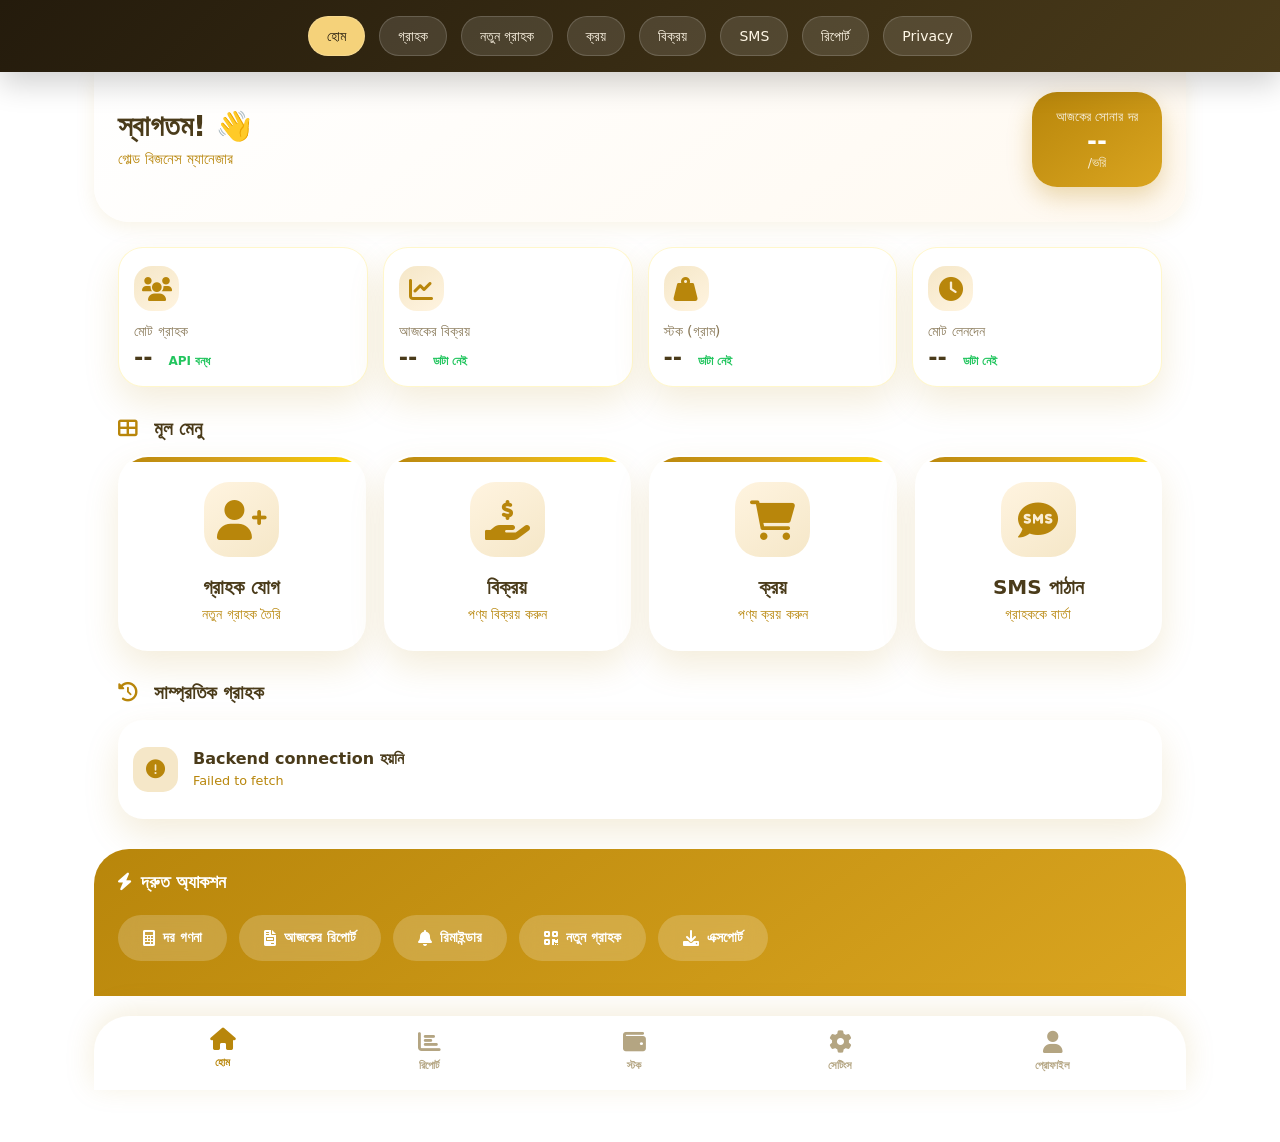
<file: index.html>
<!DOCTYPE html>
<html lang="bn">
<head>
    <meta charset="utf-8" />
    <meta name="viewport" content="width=device-width, initial-scale=1.0, maximum-scale=1.0, user-scalable=yes" />
    <title>ড্যাশবোর্ড - Gold Business Manager Preview</title>
    <link rel="stylesheet" href="assets/lib/bootstrap/dist/css/bootstrap.min.css" />
    <link rel="stylesheet" href="assets/css/site.css" />
    <link rel="stylesheet" href="assets/common.css" />
    <link rel="stylesheet" href="assets/css/responsive.css" />
    <link rel="stylesheet" href="https://cdnjs.cloudflare.com/ajax/libs/font-awesome/6.0.0/css/all.min.css" />
    <link rel="stylesheet" href="assets/JewelleryManagement.styles.css" />
    <link rel="stylesheet" href="assets/css/Index.css" />
    <script src="assets/lib/jquery/dist/jquery.min.js"></script>
    <script src="assets/lib/bootstrap/dist/js/bootstrap.bundle.min.js"></script>
    <script src="assets/js/site.js?v=20260418-live-backend"></script>
</head>
<body>
    <div class="preview-bar">
        <div class="preview-links">
            <a class="preview-link active" href="index.html">হোম</a>
<a class="preview-link" href="customer-index.html">গ্রাহক</a>
<a class="preview-link" href="customer-create.html">নতুন গ্রাহক</a>
<a class="preview-link" href="buysell-index.html">ক্রয়</a>
<a class="preview-link" href="buysell-sell.html">বিক্রয়</a>
<a class="preview-link" href="sms-index.html">SMS</a>
<a class="preview-link" href="report-index.html">রিপোর্ট</a>
<a class="preview-link" href="privacy.html">Privacy</a>
        </div>
    </div>
    <div class="container preview-shell">
        <main role="main" class="pb-3">
            <!-- App Bar -->
            <div class="app-bar">
                <div class="welcome-section">
                    <div class="user-greeting">
                        <h1>স্বাগতম! 👋</h1>
                        <p>গোল্ড বিজনেস ম্যানেজার</p>
                    </div>
                    <div class="gold-rate-card">
                        <small>আজকের সোনার দর</small>
                        <div class="rate" id="dashboardGoldRate">৳ 5,950</div>
                        <div class="unit">/ভরি</div>
                    </div>
                </div>
            </div>

            <!-- Quick Stats -->
            <div class="stats-grid">
                <div class="stat-card">
                    <div class="stat-icon">
                        <i class="fas fa-users"></i>
                    </div>
                    <a href="customer-index.html" style="text-decoration: none; color: inherit;">
                        <div class="stat-details">
                            <h3>মোট গ্রাহক</h3>
                            <div class="value"><span id="dashboardCustomerCount">248</span> <span class="change" id="dashboardCustomerChange">+12</span></div>
                        </div>
                    </a>
                </div>
                <div class="stat-card">
                    <div class="stat-icon">
                        <i class="fas fa-chart-line"></i>
                    </div>
                    <div class="stat-details">
                        <h3>আজকের বিক্রয়</h3>
                        <div class="value"><span id="dashboardTodaySales">৳ 0</span> <span class="change" id="dashboardTodaySalesMeta">0 অর্ডার</span></div>
                    </div>
                </div>
                <div class="stat-card">
                    <div class="stat-icon">
                        <i class="fas fa-weight-hanging"></i>
                    </div>
                    <div class="stat-details">
                        <h3>স্টক (গ্রাম)</h3>
                        <div class="value"><span id="dashboardStockWeight">0g</span> <span class="change" id="dashboardStockMeta">0 আইটেম</span></div>
                    </div>
                </div>
                <div class="stat-card">
                    <div class="stat-icon">
                        <i class="fas fa-clock"></i>
                    </div>
                    <div class="stat-details">
                        <h3>মোট লেনদেন</h3>
                        <div class="value"><span id="dashboardTransactionCount">0</span> <span class="change" id="dashboardTransactionMeta">ক্রয় + বিক্রয়</span></div>
                    </div>
                </div>
            </div>

            <!-- Main Menu Title -->
            <h2 class="menu-title">
                <i class="fas fa-th-large" style="margin-right: 10px; color: #b8860b;"></i>
                মূল মেনু
            </h2>

            <!-- Main Menu Grid -->
            <div class="menu-grid">
                <!-- Add Customer Card -->
                <a href="customer-index.html" class="menu-card">
                    <div class="menu-icon">
                        <i class="fas fa-user-plus"></i>
                    </div>
                    <h3>গ্রাহক যোগ</h3>
                    <p>নতুন গ্রাহক তৈরি</p>
                </a>

                <!-- Sell Card -->
                <a href="buysell-sell.html" class="menu-card">
                    <div class="menu-icon">
                        <i class="fas fa-hand-holding-usd"></i>
                    </div>
                    <h3>বিক্রয়</h3>
                    <p>পণ্য বিক্রয় করুন</p>
                </a>

                <!-- Buy Card -->
                <a href="buysell-index.html" class="menu-card">
                    <div class="menu-icon">
                        <i class="fas fa-shopping-cart"></i>
                    </div>
                    <h3>ক্রয়</h3>
                    <p>পণ্য ক্রয় করুন</p>
                </a>

                <!-- SMS Card -->
                <a href="sms-index.html" class="menu-card">
                    <div class="menu-icon">
                        <i class="fas fa-sms"></i>
                    </div>
                    <h3>SMS পাঠান</h3>
                    <p>গ্রাহককে বার্তা</p>
                </a>
            </div>

            <!-- Recent Customers Section -->
            <h2 class="menu-title">
                <i class="fas fa-history" style="margin-right: 10px; color: #b8860b;"></i>
                সাম্প্রতিক গ্রাহক
            </h2>

            <div class="recent-customers-card" id="dashboardRecentCustomers">
                <div class="customer-item">
                    <div class="customer-info">
                        <div class="customer-avatar">
                            <i class="fas fa-spinner fa-spin"></i>
                        </div>
                        <div>
                            <div class="customer-details">সাম্প্রতিক গ্রাহক লোড হচ্ছে</div>
                            <div class="customer-action">Backend থেকে data আসার অপেক্ষায়</div>
                        </div>
                    </div>
                </div>
            </div>

            <!-- Quick Actions -->
            <div class="quick-actions">
                <div class="quick-actions-title">
                    <i class="fas fa-bolt"></i>
                    দ্রুত অ্যাকশন
                </div>
                <div class="action-buttons">
                    <button class="action-btn" data-href="buysell-index.html">
                        <i class="fas fa-calculator"></i>
                        দর গণনা
                    </button>
                    <button class="action-btn" data-href="report-index.html">
                        <i class="fas fa-file-invoice"></i>
                        আজকের রিপোর্ট
                    </button>
                    <button class="action-btn" data-href="sms-index.html">
                        <i class="fas fa-bell"></i>
                        রিমাইন্ডার
                    </button>
                    <button class="action-btn" data-href="customer-create.html">
                        <i class="fas fa-qrcode"></i>
                        নতুন গ্রাহক
                    </button>
                    <button class="action-btn" data-api-link="/api/reports/overview">
                        <i class="fas fa-download"></i>
                        এক্সপোর্ট
                    </button>
                </div>
            </div>

            <!-- Bottom Navigation -->
            <div class="bottom-nav">
                <a href="index.html" class="nav-item active">
                    <i class="fas fa-home"></i>
                    <span>হোম</span>
                </a>
                <a href="report-index.html" class="nav-item">
                    <i class="fas fa-chart-bar"></i>
                    <span>রিপোর্ট</span>
                </a>
                <a href="report-index.html" class="nav-item">
                    <i class="fas fa-wallet"></i>
                    <span>স্টক</span>
                </a>
                <a href="privacy.html" class="nav-item">
                    <i class="fas fa-cog"></i>
                    <span>সেটিংস</span>
                </a>
                <a href="admin-profile.html" class="nav-item">
                    <i class="fas fa-user"></i>
                    <span>প্রোফাইল</span>
                </a>
            </div>

            <script>
                    // Add active state to menu cards
                           document.querySelectorAll('.menu-card').forEach(card => {
                        card.addEventListener('click', function (e) {
                            e.preventDefault();

                            this.style.transform = 'scale(0.95)';

                            setTimeout(() => {
                                this.style.transform = 'scale(1)';

                                // 👉 redirect after animation
                                window.location.href = this.getAttribute('href');

                            }, 200);
                        });
                    });

                    // Active navigation handling
                    document.querySelectorAll('.nav-item').forEach(item => {
                        item.addEventListener('click', function(e) {
                            const href = this.getAttribute('href');
                            document.querySelectorAll('.nav-item').forEach(nav => {
                                nav.classList.remove('active');
                            });
                            this.classList.add('active');

                            if (!href || href === '#') {
                                e.preventDefault();
                            }
                        });
                    });
                </script>
            <script src="assets/js/dashboard.js"></script>
        </main>
    </div>
</body>
</html>
</file>
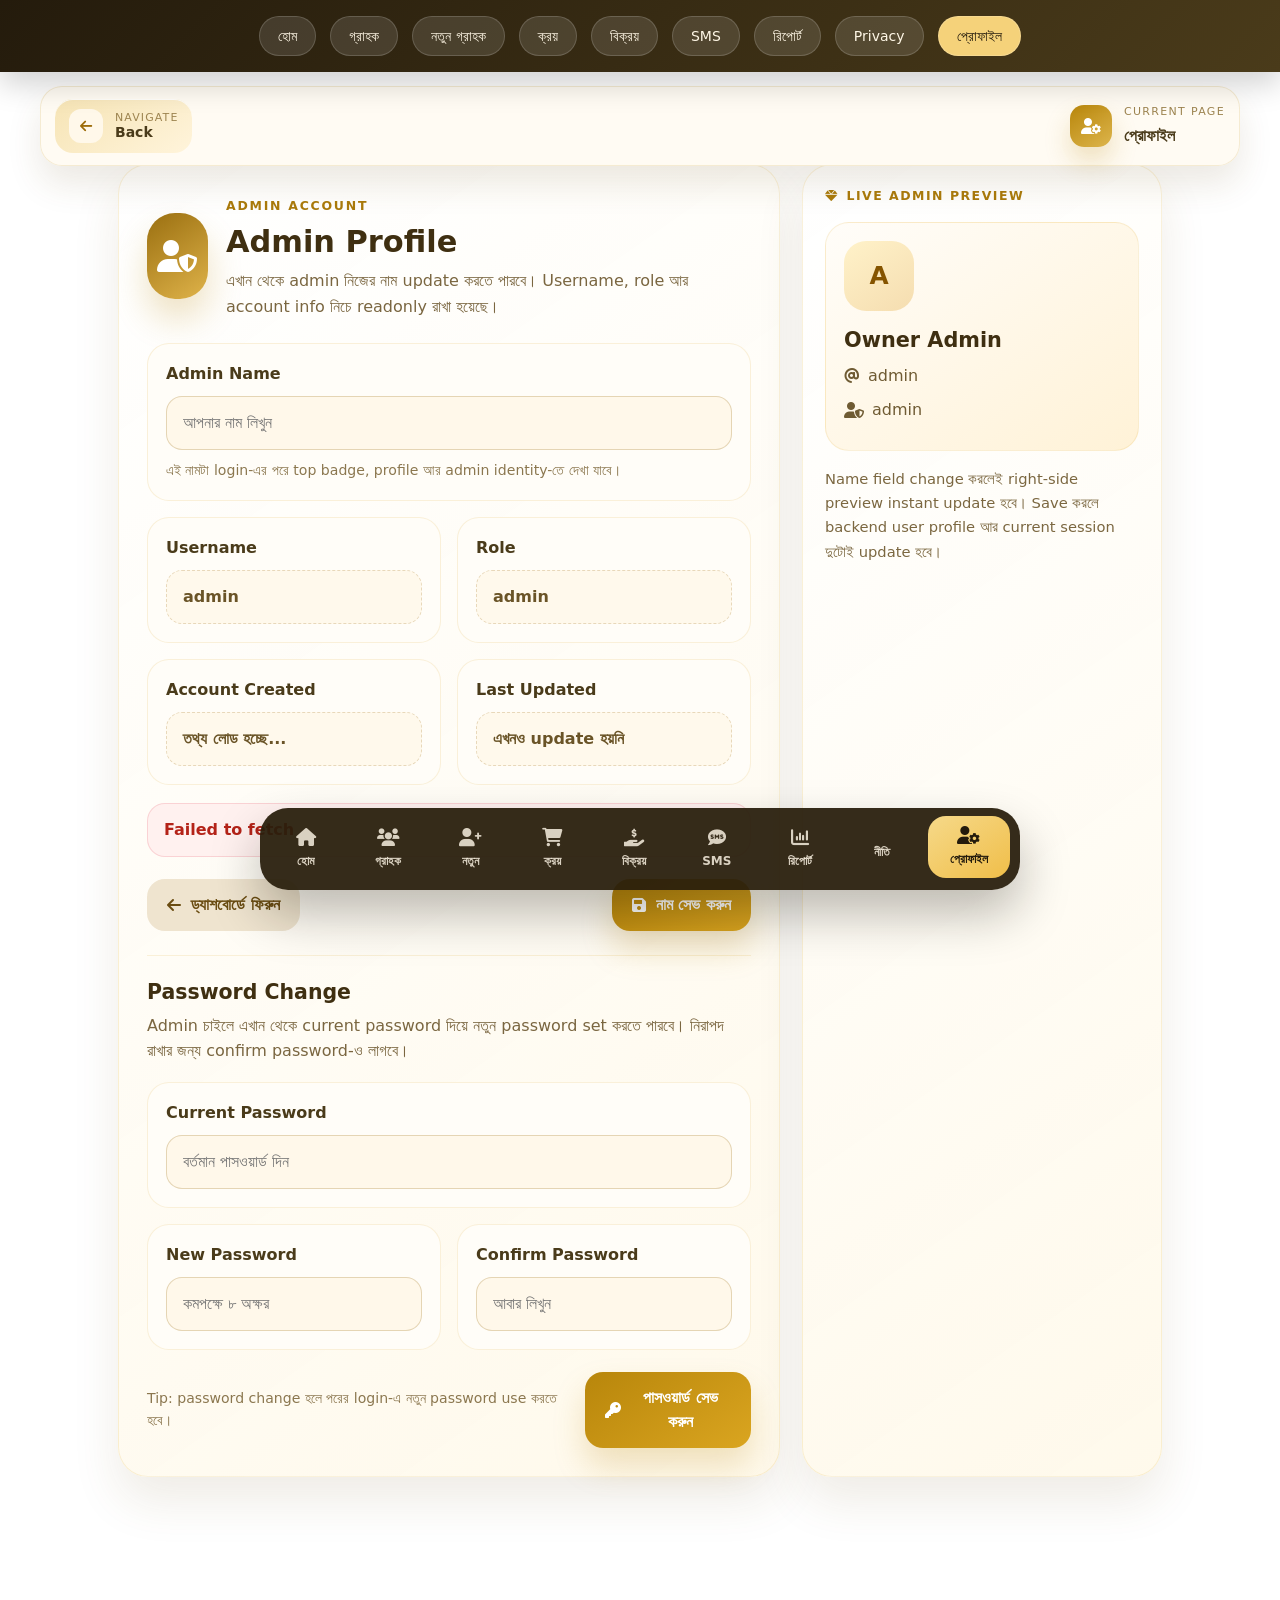
<file: admin-profile.html>
<!DOCTYPE html>
<html lang="bn">
<head>
    <meta charset="utf-8" />
    <meta name="viewport" content="width=device-width, initial-scale=1.0, maximum-scale=1.0, user-scalable=yes" />
    <title>Admin Profile - Gold Business Manager</title>
    <link rel="stylesheet" href="assets/lib/bootstrap/dist/css/bootstrap.min.css" />
    <link rel="stylesheet" href="assets/css/site.css" />
    <link rel="stylesheet" href="assets/common.css" />
    <link rel="stylesheet" href="assets/css/responsive.css" />
    <link rel="stylesheet" href="https://cdnjs.cloudflare.com/ajax/libs/font-awesome/6.0.0/css/all.min.css" />
    <link rel="stylesheet" href="assets/JewelleryManagement.styles.css" />
    <script src="assets/lib/jquery/dist/jquery.min.js"></script>
    <script src="assets/lib/bootstrap/dist/js/bootstrap.bundle.min.js"></script>
    <script src="assets/js/site.js?v=20260418-live-backend"></script>
</head>
<body>
    <div class="preview-bar">
        <div class="preview-links">
            <a class="preview-link" href="index.html">হোম</a>
            <a class="preview-link" href="customer-index.html">গ্রাহক</a>
            <a class="preview-link" href="customer-create.html">নতুন গ্রাহক</a>
            <a class="preview-link" href="buysell-index.html">ক্রয়</a>
            <a class="preview-link" href="buysell-sell.html">বিক্রয়</a>
            <a class="preview-link" href="sms-index.html">SMS</a>
            <a class="preview-link" href="report-index.html">রিপোর্ট</a>
            <a class="preview-link" href="privacy.html">Privacy</a>
            <a class="preview-link active" href="admin-profile.html">প্রোফাইল</a>
        </div>
    </div>
    <div class="container preview-shell">
        <main role="main" class="pb-3">
            <style>
                .profile-shell {
                    display: grid;
                    grid-template-columns: minmax(0, 1.15fr) 360px;
                    gap: 22px;
                }

                .profile-card,
                .profile-side-card {
                    background: linear-gradient(145deg, rgba(255, 255, 255, 0.98), rgba(255, 249, 234, 0.94));
                    border-radius: 30px;
                    border: 1px solid rgba(218, 165, 32, 0.15);
                    box-shadow: 0 24px 48px rgba(110, 82, 24, 0.11);
                }

                .profile-card {
                    padding: 28px;
                }

                .profile-section {
                    margin-top: 24px;
                    padding-top: 24px;
                    border-top: 1px solid rgba(218, 165, 32, 0.14);
                }

                .section-title {
                    margin: 0 0 8px;
                    color: #3f2f11;
                    font-size: 1.28rem;
                    font-weight: 800;
                }

                .section-copy {
                    margin: 0 0 18px;
                    color: #7a6640;
                    line-height: 1.6;
                }

                .profile-hero {
                    display: flex;
                    align-items: center;
                    gap: 18px;
                    margin-bottom: 24px;
                }

                .profile-avatar {
                    width: 86px;
                    height: 86px;
                    border-radius: 28px;
                    display: flex;
                    align-items: center;
                    justify-content: center;
                    background: linear-gradient(145deg, #9a6f10, #dfb34a);
                    color: white;
                    font-size: 2rem;
                    box-shadow: 0 20px 34px rgba(184, 134, 11, 0.24);
                }

                .profile-eyebrow {
                    display: inline-block;
                    margin-bottom: 8px;
                    color: #aa7a0b;
                    font-size: 0.78rem;
                    text-transform: uppercase;
                    letter-spacing: 0.14em;
                    font-weight: 700;
                }

                .profile-title {
                    margin: 0 0 8px;
                    color: #3f2f11;
                    font-weight: 800;
                    font-size: 1.9rem;
                }

                .profile-subtitle {
                    margin: 0;
                    color: #7a6640;
                    line-height: 1.6;
                }

                .profile-grid {
                    display: grid;
                    grid-template-columns: repeat(2, minmax(0, 1fr));
                    gap: 16px;
                }

                .field-card {
                    background: #fffdf8;
                    border: 1px solid rgba(218, 165, 32, 0.14);
                    border-radius: 22px;
                    padding: 18px;
                }

                .field-card.wide {
                    grid-column: 1 / -1;
                }

                .field-label {
                    display: block;
                    margin-bottom: 10px;
                    color: #4a3b1a;
                    font-weight: 700;
                }

                .field-input,
                .field-static {
                    width: 100%;
                    border-radius: 16px;
                    padding: 14px 16px;
                    font-size: 1rem;
                }

                .field-input {
                    border: 1px solid rgba(197, 167, 111, 0.44);
                    background: #fff8ea;
                    color: #3f2f11;
                    outline: none;
                    transition: border-color 0.2s ease, box-shadow 0.2s ease;
                }

                .field-input:focus {
                    border-color: rgba(184, 134, 11, 0.6);
                    box-shadow: 0 0 0 4px rgba(218, 165, 32, 0.12);
                }

                .field-static {
                    border: 1px dashed rgba(197, 167, 111, 0.4);
                    background: rgba(255, 248, 234, 0.85);
                    color: #6a5427;
                    font-weight: 600;
                }

                .field-help {
                    margin-top: 10px;
                    color: #8b774f;
                    font-size: 0.88rem;
                    line-height: 1.55;
                }

                .profile-actions {
                    display: flex;
                    justify-content: space-between;
                    align-items: center;
                    gap: 14px;
                    margin-top: 22px;
                }

                .profile-message {
                    display: none;
                    padding: 14px 16px;
                    border-radius: 18px;
                    font-weight: 600;
                    margin-top: 18px;
                }

                .profile-message.success {
                    display: block;
                    background: #edf8ef;
                    color: #1d6d34;
                    border: 1px solid rgba(46, 125, 50, 0.16);
                }

                .profile-message.error {
                    display: block;
                    background: #fff1ef;
                    color: #b42318;
                    border: 1px solid rgba(220, 53, 69, 0.16);
                }

                .password-message {
                    display: none;
                    padding: 14px 16px;
                    border-radius: 18px;
                    font-weight: 600;
                    margin-top: 18px;
                }

                .password-message.success {
                    display: block;
                    background: #edf8ef;
                    color: #1d6d34;
                    border: 1px solid rgba(46, 125, 50, 0.16);
                }

                .password-message.error {
                    display: block;
                    background: #fff1ef;
                    color: #b42318;
                    border: 1px solid rgba(220, 53, 69, 0.16);
                }

                .profile-btn {
                    border: none;
                    border-radius: 18px;
                    padding: 14px 20px;
                    display: inline-flex;
                    align-items: center;
                    gap: 10px;
                    font-weight: 700;
                    text-decoration: none;
                }

                .profile-btn.secondary {
                    background: #efe4cf;
                    color: #6a4c11;
                }

                .profile-btn.primary {
                    background: linear-gradient(145deg, #b8860b, #daa520);
                    color: white;
                    box-shadow: 0 18px 32px rgba(184, 134, 11, 0.22);
                }

                .profile-side-card {
                    padding: 22px;
                    display: flex;
                    flex-direction: column;
                    gap: 16px;
                }

                .side-badge {
                    display: inline-flex;
                    align-items: center;
                    gap: 8px;
                    color: #aa7a0b;
                    font-size: 0.78rem;
                    font-weight: 700;
                    letter-spacing: 0.12em;
                    text-transform: uppercase;
                }

                .side-preview {
                    background: linear-gradient(145deg, #fffdf9, #fff2d7);
                    border-radius: 24px;
                    padding: 18px;
                    border: 1px solid rgba(218, 165, 32, 0.14);
                }

                .side-avatar {
                    width: 70px;
                    height: 70px;
                    border-radius: 22px;
                    display: flex;
                    align-items: center;
                    justify-content: center;
                    background: linear-gradient(145deg, #fff2c9, #f5ddb0);
                    color: #855400;
                    font-size: 1.55rem;
                    font-weight: 800;
                    margin-bottom: 14px;
                }

                .side-name {
                    font-size: 1.3rem;
                    font-weight: 800;
                    color: #3f2f11;
                    margin-bottom: 8px;
                }

                .side-line {
                    display: flex;
                    align-items: center;
                    gap: 8px;
                    color: #6f5b33;
                    margin-bottom: 10px;
                    line-height: 1.5;
                }

                .side-tip {
                    color: #7b6740;
                    line-height: 1.65;
                    font-size: 0.92rem;
                }

                @media (max-width: 991px) {
                    .profile-shell {
                        grid-template-columns: 1fr;
                    }
                }

                @media (max-width: 576px) {
                    .profile-card,
                    .profile-side-card {
                        border-radius: 24px;
                    }

                    .profile-card {
                        padding: 20px;
                    }

                    .profile-grid {
                        grid-template-columns: 1fr;
                    }

                    .profile-hero,
                    .profile-actions {
                        flex-direction: column;
                        align-items: flex-start;
                    }
                }
            </style>

            <section class="profile-shell">
                <div class="profile-card">
                    <div class="profile-hero">
                        <div class="profile-avatar">
                            <i class="fas fa-user-shield"></i>
                        </div>
                        <div>
                            <span class="profile-eyebrow">Admin Account</span>
                            <h1 class="profile-title">Admin Profile</h1>
                            <p class="profile-subtitle">এখান থেকে admin নিজের নাম update করতে পারবে। Username, role আর account info নিচে readonly রাখা হয়েছে।</p>
                        </div>
                    </div>

                    <form id="adminProfileForm">
                        <div class="profile-grid">
                            <div class="field-card wide">
                                <label class="field-label" for="profileDisplayName">Admin Name</label>
                                <input class="field-input" id="profileDisplayName" type="text" placeholder="আপনার নাম লিখুন" required />
                                <div class="field-help">এই নামটা login-এর পরে top badge, profile আর admin identity-তে দেখা যাবে।</div>
                            </div>

                            <div class="field-card">
                                <span class="field-label">Username</span>
                                <div class="field-static" id="profileUsername">admin</div>
                            </div>

                            <div class="field-card">
                                <span class="field-label">Role</span>
                                <div class="field-static" id="profileRole">admin</div>
                            </div>

                            <div class="field-card">
                                <span class="field-label">Account Created</span>
                                <div class="field-static" id="profileCreatedAt">তথ্য লোড হচ্ছে...</div>
                            </div>

                            <div class="field-card">
                                <span class="field-label">Last Updated</span>
                                <div class="field-static" id="profileUpdatedAt">এখনও update হয়নি</div>
                            </div>
                        </div>

                        <div id="profileMessage" class="profile-message"></div>

                        <div class="profile-actions">
                            <a class="profile-btn secondary" href="index.html">
                                <i class="fas fa-arrow-left"></i>
                                ড্যাশবোর্ডে ফিরুন
                            </a>
                            <button class="profile-btn primary" id="profileSaveButton" type="submit">
                                <i class="fas fa-floppy-disk"></i>
                                নাম সেভ করুন
                            </button>
                        </div>
                    </form>

                    <section class="profile-section">
                        <h2 class="section-title">Password Change</h2>
                        <p class="section-copy">Admin চাইলে এখান থেকে current password দিয়ে নতুন password set করতে পারবে। নিরাপদ রাখার জন্য confirm password-ও লাগবে।</p>

                        <form id="adminPasswordForm">
                            <div class="profile-grid">
                                <div class="field-card wide">
                                    <label class="field-label" for="currentPassword">Current Password</label>
                                    <input class="field-input" id="currentPassword" type="password" placeholder="বর্তমান পাসওয়ার্ড দিন" autocomplete="current-password" required />
                                </div>

                                <div class="field-card">
                                    <label class="field-label" for="newPassword">New Password</label>
                                    <input class="field-input" id="newPassword" type="password" placeholder="কমপক্ষে ৮ অক্ষর" autocomplete="new-password" required />
                                </div>

                                <div class="field-card">
                                    <label class="field-label" for="confirmPassword">Confirm Password</label>
                                    <input class="field-input" id="confirmPassword" type="password" placeholder="আবার লিখুন" autocomplete="new-password" required />
                                </div>
                            </div>

                            <div id="passwordMessage" class="password-message"></div>

                            <div class="profile-actions">
                                <div class="field-help" style="margin-top: 0;">Tip: password change হলে পরের login-এ নতুন password use করতে হবে।</div>
                                <button class="profile-btn primary" id="passwordSaveButton" type="submit">
                                    <i class="fas fa-key"></i>
                                    পাসওয়ার্ড সেভ করুন
                                </button>
                            </div>
                        </form>
                    </section>
                </div>

                <aside class="profile-side-card">
                    <div class="side-badge">
                        <i class="fas fa-gem"></i>
                        Live Admin Preview
                    </div>
                    <div class="side-preview">
                        <div class="side-avatar" id="profilePreviewAvatar">A</div>
                        <div class="side-name" id="profilePreviewName">Owner Admin</div>
                        <div class="side-line">
                            <i class="fas fa-at"></i>
                            <span id="profilePreviewUsername">admin</span>
                        </div>
                        <div class="side-line">
                            <i class="fas fa-user-shield"></i>
                            <span id="profilePreviewRole">admin</span>
                        </div>
                    </div>
                    <div class="side-tip">Name field change করলেই right-side preview instant update হবে। Save করলে backend user profile আর current session দুটোই update হবে।</div>
                </aside>
            </section>
        </main>
    </div>
    <script src="assets/js/admin-profile.js"></script>
</body>
</html>
</file>
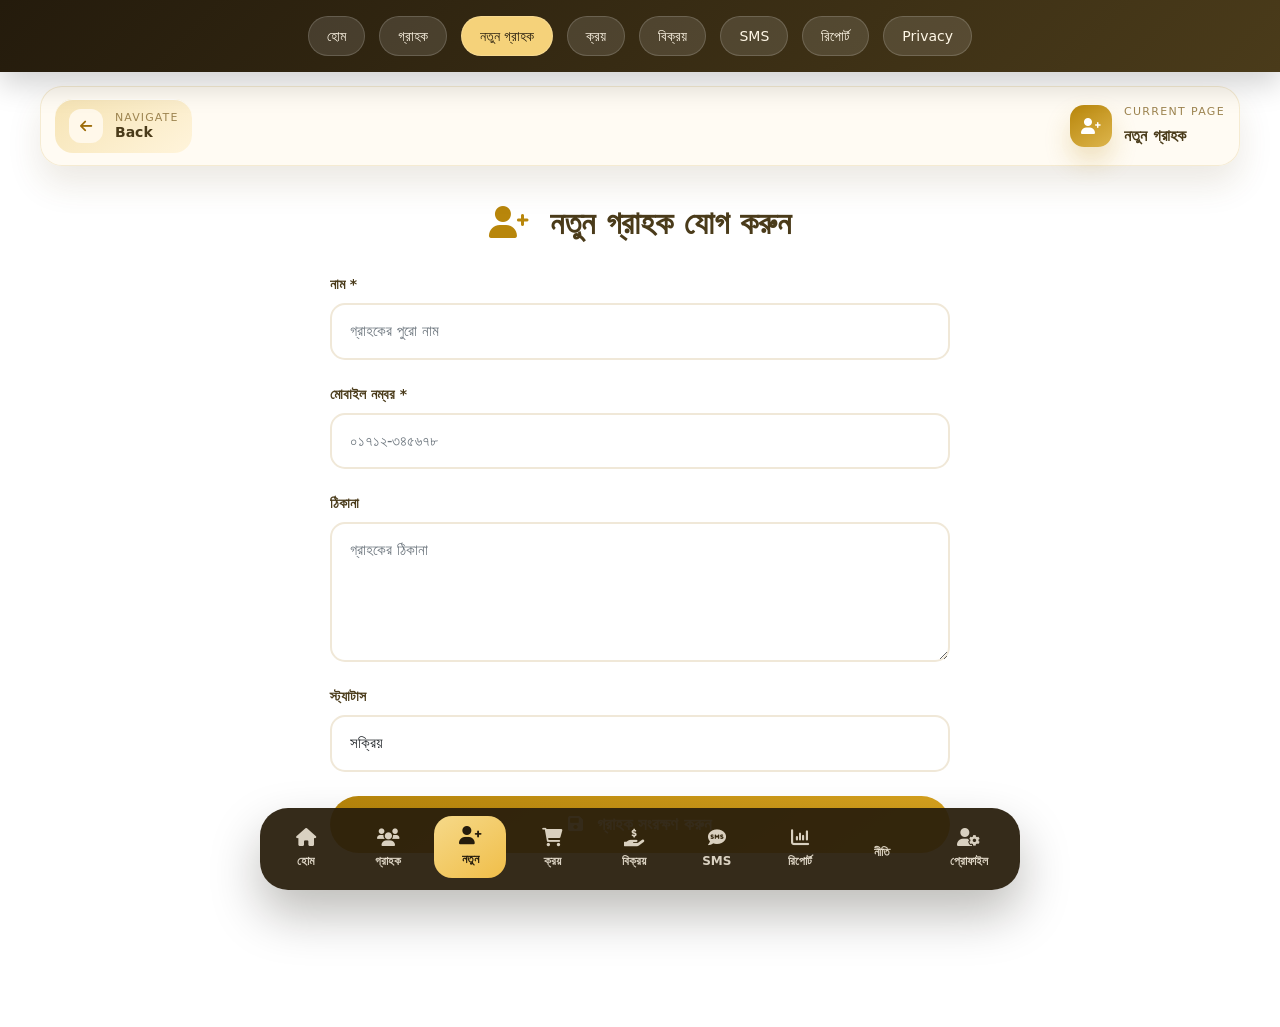
<file: customer-create.html>
<!DOCTYPE html>
<html lang="bn">
<head>
    <meta charset="utf-8" />
    <meta name="viewport" content="width=device-width, initial-scale=1.0, maximum-scale=1.0, user-scalable=yes" />
    <title>নতুন গ্রাহক - Gold Business Manager Preview</title>
    <link rel="stylesheet" href="assets/lib/bootstrap/dist/css/bootstrap.min.css" />
    <link rel="stylesheet" href="assets/css/site.css" />
    <link rel="stylesheet" href="assets/common.css" />
    <link rel="stylesheet" href="assets/css/responsive.css" />
    <link rel="stylesheet" href="https://cdnjs.cloudflare.com/ajax/libs/font-awesome/6.0.0/css/all.min.css" />
    <link rel="stylesheet" href="assets/JewelleryManagement.styles.css" />
    <script src="assets/lib/jquery/dist/jquery.min.js"></script>
    <script src="assets/lib/bootstrap/dist/js/bootstrap.bundle.min.js"></script>
    <script src="assets/js/site.js?v=20260418-live-backend"></script>
</head>
<body>
    <div class="preview-bar">
        <div class="preview-links">
            <a class="preview-link" href="index.html">হোম</a>
<a class="preview-link" href="customer-index.html">গ্রাহক</a>
<a class="preview-link active" href="customer-create.html">নতুন গ্রাহক</a>
<a class="preview-link" href="buysell-index.html">ক্রয়</a>
<a class="preview-link" href="buysell-sell.html">বিক্রয়</a>
<a class="preview-link" href="sms-index.html">SMS</a>
<a class="preview-link" href="report-index.html">রিপোর্ট</a>
<a class="preview-link" href="privacy.html">Privacy</a>
        </div>
    </div>
    <div class="container preview-shell">
        <main role="main" class="pb-3">
            <style>
                .form-container {
                    background: white;
                    border-radius: 30px;
                    padding: 30px;
                    box-shadow: var(--shadow);
                    max-width: 600px;
                    margin: 0 auto;
                }

                .form-title {
                    color: #4a3b1a;
                    font-size: 1.8rem;
                    font-weight: 700;
                    margin-bottom: 30px;
                    text-align: center;
                }

                    .form-title i {
                        color: #b8860b;
                        margin-right: 10px;
                    }

                .form-group {
                    margin-bottom: 20px;
                }

                .form-label {
                    color: #4a3b1a;
                    font-weight: 600;
                    margin-bottom: 8px;
                    display: block;
                }

                .form-control {
                    border: 2px solid #f0e8d8;
                    border-radius: 15px;
                    padding: 12px 15px;
                    width: 100%;
                    transition: all 0.3s ease;
                }

                    .form-control:focus {
                        border-color: #b8860b;
                        outline: none;
                        box-shadow: 0 0 0 3px rgba(184, 134, 11, 0.1);
                    }

                .btn-submit {
                    background: linear-gradient(145deg, #b8860b, #daa520);
                    color: white;
                    border: none;
                    padding: 15px 30px;
                    border-radius: 30px;
                    font-weight: 600;
                    width: 100%;
                    font-size: 1.1rem;
                    transition: all 0.3s ease;
                }

                .btn-submit:hover {
                    transform: translateY(-3px);
                    box-shadow: 0 10px 25px rgba(184, 134, 11, 0.3);
                }

                .btn-submit:disabled {
                    opacity: 0.75;
                    cursor: not-allowed;
                }

                .form-feedback {
                    margin-top: 16px;
                    border-radius: 14px;
                    padding: 12px 15px;
                    font-weight: 600;
                    display: none;
                }

                .form-feedback.success,
                .form-feedback.error {
                    display: block;
                }

                .form-feedback.success {
                    background: #e8f5e9;
                    color: #2e7d32;
                }

                .form-feedback.error {
                    background: #fdecea;
                    color: #c62828;
                }

                /* ============================================
                   RESPONSIVE DESIGN - Customer Create Form
                   ============================================ */

                /* Extra Small Phones (< 360px) */
                @media (max-width: 359px) {
                    .form-container {
                        padding: 20px;
                        border-radius: 20px;
                    }

                    .form-title {
                        font-size: 1.4rem;
                        margin-bottom: 20px;
                    }

                    .form-group {
                        margin-bottom: 16px;
                    }

                    .form-label {
                        font-size: 12px;
                    }

                    .form-control {
                        padding: 10px 12px;
                        font-size: 12px;
                    }

                    .btn-submit {
                        padding: 12px 18px;
                        font-size: 13px;
                    }
                }

                /* Small Phones (360px - 480px) */
                @media (min-width: 360px) and (max-width: 480px) {
                    .form-container {
                        max-width: 100%;
                        padding: 22px;
                        border-radius: 22px;
                    }

                    .form-title {
                        font-size: 1.5rem;
                        margin-bottom: 22px;
                    }

                    .form-group {
                        margin-bottom: 18px;
                    }

                    .form-label {
                        font-size: 13px;
                        margin-bottom: 8px;
                    }

                    .form-control {
                        padding: 12px 14px;
                        font-size: 13px;
                        min-height: 44px;
                    }

                    .btn-submit {
                        padding: 13px 20px;
                        font-size: 14px;
                        min-height: 44px;
                    }

                    textarea.form-control {
                        min-height: 100px;
                    }
                }

                /* Medium Phones (480px - 600px) */
                @media (min-width: 480px) and (max-width: 600px) {
                    .form-container {
                        max-width: 500px;
                        margin: 0 auto;
                        padding: 26px;
                        border-radius: 24px;
                    }

                    .form-title {
                        font-size: 1.6rem;
                        margin-bottom: 24px;
                    }

                    .form-group {
                        margin-bottom: 20px;
                    }

                    .form-label {
                        font-size: 14px;
                    }

                    .form-control {
                        padding: 13px 15px;
                        font-size: 14px;
                        min-height: 46px;
                    }

                    .btn-submit {
                        padding: 14px 22px;
                        font-size: 15px;
                        min-height: 46px;
                    }

                    textarea.form-control {
                        min-height: 120px;
                    }
                }

                /* Tablets (600px+) */
                @media (min-width: 600px) {
                    .form-container {
                        max-width: 600px;
                        margin: 0 auto;
                        padding: 30px;
                        border-radius: 30px;
                    }

                    .form-title {
                        font-size: 1.8rem;
                        margin-bottom: 30px;
                    }

                    .form-group {
                        margin-bottom: 20px;
                    }

                    .form-label {
                        font-size: 14px;
                        margin-bottom: 8px;
                    }

                    .form-control {
                        padding: 14px 16px;
                        font-size: 15px;
                        min-height: 48px;
                    }

                    .btn-submit {
                        padding: 15px 24px;
                        font-size: 16px;
                        min-height: 48px;
                    }

                    textarea.form-control {
                        min-height: 120px;
                    }
                }

                /* Large Tablets & Desktops (800px+) */
                @media (min-width: 800px) {
                    .form-container {
                        max-width: 700px;
                        padding: 40px;
                        border-radius: 32px;
                    }

                    .form-title {
                        font-size: 2rem;
                        margin-bottom: 32px;
                    }

                    .form-group {
                        margin-bottom: 24px;
                    }

                    .form-control {
                        padding: 15px 18px;
                        font-size: 15px;
                        min-height: 50px;
                    }

                    .btn-submit {
                        padding: 16px 28px;
                        font-size: 17px;
                        min-height: 50px;
                    }

                    textarea.form-control {
                        min-height: 140px;
                    }
                }

                /* Touch-friendly improvements */
                @media (hover: none) and (pointer: coarse) {
                    .form-control,
                    .btn-submit {
                        min-height: 44px;
                    }

                    input[type="checkbox"],
                    input[type="radio"] {
                        width: 20px;
                        height: 20px;
                        cursor: pointer;
                    }

                    label {
                        cursor: pointer;
                    }
                }

                /* Landscape orientation */
                @media (orientation: landscape) and (max-height: 600px) {
                    .form-container {
                        padding: 16px;
                    }

                    .form-title {
                        font-size: 1.2rem;
                        margin-bottom: 12px;
                    }

                    .form-group {
                        margin-bottom: 12px;
                    }

                    .form-control {
                        padding: 10px 12px;
                        font-size: 13px;
                        min-height: 40px;
                    }

                    .btn-submit {
                        padding: 10px 16px;
                        font-size: 14px;
                        min-height: 40px;
                    }

                    textarea.form-control {
                        min-height: 80px;
                    }
                }
            </style>

            <div class="form-container">
                <h2 class="form-title">
                    <i class="fas fa-user-plus"></i>
                    নতুন গ্রাহক যোগ করুন
                </h2>

                <form id="customerCreateForm">
                    <div class="form-group">
                        <label class="form-label" for="customerName">নাম *</label>
                        <input id="customerName" name="name" class="form-control" placeholder="গ্রাহকের পুরো নাম" required />
                    </div>

                    <div class="form-group">
                        <label class="form-label" for="customerPhone">মোবাইল নম্বর *</label>
                        <input id="customerPhone" name="phone" class="form-control" placeholder="০১৭১২-৩৪৫৬৭৮" required />
                    </div>

                    <div class="form-group">
                        <label class="form-label" for="customerAddress">ঠিকানা</label>
                        <textarea id="customerAddress" name="address" class="form-control" rows="3" placeholder="গ্রাহকের ঠিকানা"></textarea>
                    </div>

                    <div class="form-group">
                        <label class="form-label" for="customerStatus">স্ট্যাটাস</label>
                        <select id="customerStatus" name="status" class="form-control">
                            <option value="সক্রিয়">সক্রিয়</option>
                            <option value="নতুন">নতুন</option>
                            <option value="প্রিমিয়াম">প্রিমিয়াম</option>
                        </select>
                    </div>

                    <button type="submit" class="btn-submit">
                        <i class="fas fa-save me-2"></i>
                        গ্রাহক সংরক্ষণ করুন
                    </button>

                    <div id="formFeedback" class="form-feedback"></div>
                </form>
            </div>
        </main>
    </div>
    <script src="assets/js/customer-create.js"></script>
</body>
</html>
</file>
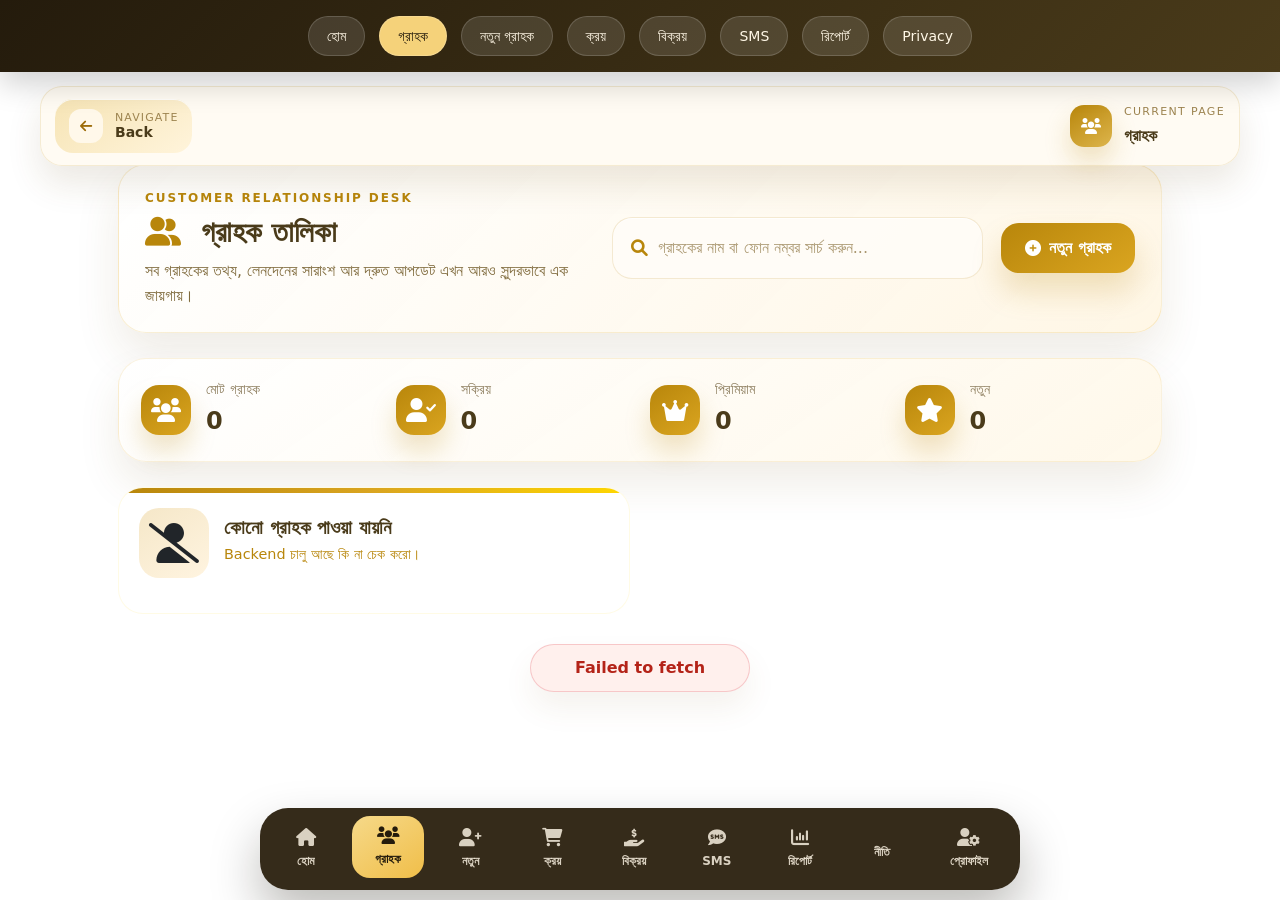
<file: customer-index.html>
<!DOCTYPE html>
<html lang="bn">
<head>
    <meta charset="utf-8" />
    <meta name="viewport" content="width=device-width, initial-scale=1.0, maximum-scale=1.0, user-scalable=yes" />
    <title>গ্রাহক তালিকা - Gold Business Manager Preview</title>
    <link rel="stylesheet" href="assets/lib/bootstrap/dist/css/bootstrap.min.css" />
    <link rel="stylesheet" href="assets/css/site.css" />
    <link rel="stylesheet" href="assets/common.css" />
    <link rel="stylesheet" href="assets/css/responsive.css" />
    <link rel="stylesheet" href="https://cdnjs.cloudflare.com/ajax/libs/font-awesome/6.0.0/css/all.min.css" />
    <link rel="stylesheet" href="assets/JewelleryManagement.styles.css" />
    <script src="assets/lib/jquery/dist/jquery.min.js"></script>
    <script src="assets/lib/bootstrap/dist/js/bootstrap.bundle.min.js"></script>
    <script src="assets/js/site.js?v=20260418-live-backend"></script>
</head>
<body>
    <div class="preview-bar">
        <div class="preview-links">
            <a class="preview-link" href="index.html">হোম</a>
<a class="preview-link active" href="customer-index.html">গ্রাহক</a>
<a class="preview-link" href="customer-create.html">নতুন গ্রাহক</a>
<a class="preview-link" href="buysell-index.html">ক্রয়</a>
<a class="preview-link" href="buysell-sell.html">বিক্রয়</a>
<a class="preview-link" href="sms-index.html">SMS</a>
<a class="preview-link" href="report-index.html">রিপোর্ট</a>
<a class="preview-link" href="privacy.html">Privacy</a>
        </div>
    </div>
    <div class="container preview-shell">
        <main role="main" class="pb-3">
            <style>
                .customer-header {
                    background: linear-gradient(135deg, rgba(255, 255, 255, 0.98), rgba(255, 246, 228, 0.94));
                    padding: 24px 26px;
                    border-radius: 28px;
                    box-shadow: 0 22px 45px rgba(109, 82, 24, 0.11);
                    margin-bottom: 25px;
                    display: grid;
                    grid-template-columns: minmax(0, 1.15fr) minmax(300px, 0.95fr) auto;
                    align-items: center;
                    gap: 18px;
                    border: 1px solid rgba(218, 165, 32, 0.18);
                }

                .customer-heading {
                    display: flex;
                    flex-direction: column;
                    gap: 8px;
                }

                .customer-kicker {
                    font-size: 0.75rem;
                    letter-spacing: 0.16em;
                    text-transform: uppercase;
                    color: #b8860b;
                    font-weight: 700;
                }

                .customer-title {
                    font-size: 1.8rem;
                    font-weight: 700;
                    color: #4a3b1a;
                    margin: 0;
                }

                .customer-title i {
                    color: #b8860b;
                    margin-right: 10px;
                }

                .customer-subtitle {
                    margin: 0;
                    color: #7f6a3c;
                    font-size: 0.98rem;
                    line-height: 1.6;
                }

                .add-customer-btn {
                    background: linear-gradient(145deg, #b8860b, #daa520);
                    color: white;
                    border: none;
                    padding: 13px 24px;
                    border-radius: 18px;
                    font-weight: 600;
                    display: flex;
                    align-items: center;
                    gap: 8px;
                    transition: all 0.3s ease;
                    text-decoration: none;
                    justify-content: center;
                    box-shadow: 0 18px 30px rgba(184, 134, 11, 0.22);
                }

                .add-customer-btn:hover {
                    transform: translateY(-3px);
                    box-shadow: 0 18px 32px rgba(184, 134, 11, 0.3);
                    color: white;
                }

                .search-box {
                    background: rgba(255, 252, 247, 0.95);
                    border-radius: 20px;
                    padding: 10px 18px;
                    display: flex;
                    align-items: center;
                    gap: 10px;
                    flex: 1;
                    max-width: none;
                    border: 1px solid rgba(184, 134, 11, 0.16);
                    box-shadow: inset 0 1px 0 rgba(255, 255, 255, 0.8);
                }

                .search-box input {
                    border: none;
                    outline: none;
                    width: 100%;
                    padding: 8px 0;
                    font-size: 1rem;
                    background: transparent;
                    color: #4a3b1a;
                }

                .search-box input::placeholder {
                    color: #aa9770;
                }

                .search-box i {
                    color: #b8860b;
                    font-size: 1.05rem;
                }

                .customer-grid {
                    display: grid;
                    grid-template-columns: repeat(auto-fill, minmax(350px, 1fr));
                    gap: 20px;
                    margin-bottom: 30px;
                }

                .customer-card {
                    background: white;
                    border-radius: 25px;
                    padding: 20px;
                    box-shadow: var(--shadow);
                    transition: all 0.3s ease;
                    border: 1px solid rgba(255, 215, 0, 0.1);
                    position: relative;
                    overflow: hidden;
                }

                .customer-card::before {
                    content: '';
                    position: absolute;
                    top: 0;
                    left: 0;
                    right: 0;
                    height: 5px;
                    background: linear-gradient(90deg, #b8860b, #daa520, #ffd700);
                }

                .customer-card:hover {
                    transform: translateY(-5px);
                    box-shadow: 0 20px 40px rgba(184, 134, 11, 0.2);
                }

                .customer-card-header {
                    display: flex;
                    align-items: center;
                    gap: 15px;
                    margin-bottom: 15px;
                }

                .customer-avatar {
                    width: 70px;
                    height: 70px;
                    background: linear-gradient(145deg, #f5e7c8, #fff4e0);
                    border-radius: 20px;
                    display: flex;
                    align-items: center;
                    justify-content: center;
                    font-size: 2.5rem;
                }

                .customer-info h3 {
                    font-size: 1.2rem;
                    font-weight: 700;
                    color: #4a3b1a;
                    margin: 0 0 5px 0;
                }

                .customer-phone {
                    color: #b8860b;
                    font-size: 0.9rem;
                    display: flex;
                    align-items: center;
                    gap: 5px;
                    margin-bottom: 5px;
                }

                .customer-status {
                    display: inline-block;
                    padding: 4px 12px;
                    border-radius: 50px;
                    font-size: 0.8rem;
                    font-weight: 600;
                }

                .status-active {
                    background: #e8f5e9;
                    color: #2e7d32;
                }

                .status-premium {
                    background: #fff3e0;
                    color: #b8860b;
                }

                .status-new {
                    background: #e3f2fd;
                    color: #1565c0;
                }

                .customer-stats {
                    display: grid;
                    grid-template-columns: repeat(2, minmax(0, 1fr));
                    gap: 15px;
                    margin: 20px 0;
                    padding: 15px 0;
                    border-top: 1px solid #f0e8d8;
                    border-bottom: 1px solid #f0e8d8;
                }

                .stat-item {
                    text-align: center;
                }

                .stat-label {
                    font-size: 0.8rem;
                    color: #8a7a5a;
                    margin-bottom: 5px;
                }

                .stat-value {
                    font-size: 1.2rem;
                    font-weight: 700;
                    color: #4a3b1a;
                }

                .stat-value small {
                    font-size: 0.8rem;
                    color: #b8860b;
                }

                .customer-actions {
                    display: flex;
                    gap: 10px;
                    justify-content: flex-end;
                }

                .action-btn {
                    width: 40px;
                    height: 40px;
                    border-radius: 12px;
                    display: flex;
                    align-items: center;
                    justify-content: center;
                    background: #f5e7c8;
                    color: #b8860b;
                    border: none;
                    transition: all 0.3s ease;
                    cursor: pointer;
                    text-decoration: none;
                }

                .action-btn:hover {
                    background: #b8860b;
                    color: white;
                    transform: scale(1.1);
                }

                .action-btn.delete:hover {
                    background: #dc3545;
                    color: white;
                }

                .pagination {
                    display: flex;
                    justify-content: center;
                    gap: 10px;
                    margin-top: 30px;
                }

                .page-item {
                    min-width: 220px;
                    height: 48px;
                    border-radius: 999px;
                    display: flex;
                    align-items: center;
                    justify-content: center;
                    background: rgba(255, 249, 239, 0.96);
                    color: #4a3b1a;
                    font-weight: 600;
                    box-shadow: 0 16px 30px rgba(122, 92, 36, 0.08);
                    cursor: pointer;
                    transition: all 0.3s ease;
                    text-decoration: none;
                    padding: 0 22px;
                    border: 1px solid rgba(214, 183, 125, 0.34);
                }

                .page-item.active {
                    background: linear-gradient(135deg, #fffaf1, #f7e6b6);
                    color: #5c4312;
                }

                .page-item:hover {
                    background: #b8860b;
                    color: white;
                    transform: translateY(-2px);
                }

                #customerListState {
                    width: auto;
                    cursor: default;
                }

                #customerListState.is-error {
                    background: #fff0ed;
                    border-color: rgba(220, 53, 69, 0.22);
                    color: #b42318;
                }

                .summary-card {
                    background: linear-gradient(145deg, rgba(255, 255, 255, 0.98), rgba(255, 248, 233, 0.94));
                    border-radius: 28px;
                    padding: 22px;
                    box-shadow: 0 22px 42px rgba(109, 82, 24, 0.1);
                    margin-bottom: 25px;
                    display: grid;
                    grid-template-columns: repeat(auto-fit, minmax(190px, 1fr));
                    gap: 20px;
                    border: 1px solid rgba(218, 165, 32, 0.14);
                }

                .summary-item {
                    display: flex;
                    align-items: center;
                    gap: 15px;
                }

                .summary-icon {
                    width: 50px;
                    height: 50px;
                    background: linear-gradient(145deg, #b8860b, #daa520);
                    border-radius: 18px;
                    display: flex;
                    align-items: center;
                    justify-content: center;
                    color: white;
                    font-size: 1.5rem;
                    box-shadow: 0 16px 26px rgba(184, 134, 11, 0.22);
                }

                .summary-info h4 {
                    font-size: 0.9rem;
                    color: #8a7a5a;
                    margin: 0 0 5px 0;
                }

                .summary-info .number {
                    font-size: 1.5rem;
                    font-weight: 700;
                    color: #4a3b1a;
                }

                .empty-card {
                    grid-column: 1 / -1;
                    align-items: center;
                    justify-content: center;
                    min-height: 260px;
                    text-align: center;
                }

                .empty-card .customer-card-header {
                    width: 100%;
                    justify-content: center;
                    flex-direction: column;
                    align-items: center;
                    gap: 18px;
                }

                .empty-card .customer-info {
                    max-width: 460px;
                }

                .empty-card .customer-info h3 {
                    margin-bottom: 10px;
                }

                .empty-card .customer-phone {
                    justify-content: center;
                    color: #7d6940;
                }

                .customer-modal .modal-dialog {
                    max-width: 920px;
                }

                .customer-modal .modal-content {
                    border: none;
                    border-radius: 30px;
                    overflow: hidden;
                    background: #fffdf7;
                    box-shadow: 0 35px 70px rgba(79, 56, 14, 0.28);
                }

                .customer-modal .modal-body {
                    padding: 28px;
                }

                .customer-modal .modal-footer {
                    border: none;
                    padding: 0 28px 28px;
                    display: flex;
                    justify-content: space-between;
                    gap: 12px;
                }

                .customer-modal-banner {
                    position: relative;
                    padding: 28px;
                    background: radial-gradient(circle at top right, rgba(255, 240, 197, 0.32), transparent 34%), linear-gradient(135deg, #7b5707, #b8860b 50%, #d5a329);
                    color: white;
                }

                .customer-modal-hero {
                    position: relative;
                    z-index: 1;
                    display: flex;
                    align-items: center;
                    gap: 18px;
                }

                .customer-modal-avatar {
                    width: 80px;
                    height: 80px;
                    border-radius: 26px;
                    display: flex;
                    align-items: center;
                    justify-content: center;
                    font-size: 1.65rem;
                    font-weight: 700;
                    color: white;
                    background: rgba(255, 255, 255, 0.18);
                    border: 1px solid rgba(255, 255, 255, 0.28);
                    box-shadow: inset 0 1px 0 rgba(255, 255, 255, 0.25);
                }

                .customer-modal-eyebrow {
                    display: block;
                    margin-bottom: 8px;
                    font-size: 0.76rem;
                    letter-spacing: 0.16em;
                    text-transform: uppercase;
                    opacity: 0.82;
                }

                .customer-modal-title {
                    margin: 0 0 8px;
                    font-size: 1.65rem;
                    font-weight: 700;
                }

                .customer-modal-subline {
                    display: flex;
                    flex-wrap: wrap;
                    gap: 10px;
                    align-items: center;
                }

                .customer-modal-subline span {
                    display: inline-flex;
                    align-items: center;
                    gap: 8px;
                }

                .customer-modal .btn-close {
                    position: absolute;
                    top: 22px;
                    right: 22px;
                    z-index: 3;
                    background-size: 12px;
                }

                .detail-grid {
                    display: grid;
                    grid-template-columns: repeat(2, minmax(0, 1fr));
                    gap: 14px;
                }

                .detail-card {
                    background: #ffffff;
                    border: 1px solid rgba(218, 165, 32, 0.14);
                    border-radius: 20px;
                    padding: 16px 18px;
                    box-shadow: inset 0 1px 0 rgba(255, 255, 255, 0.9);
                }

                .detail-card.wide {
                    grid-column: 1 / -1;
                }

                .detail-label {
                    display: block;
                    margin-bottom: 7px;
                    font-size: 0.82rem;
                    color: #8a7a5a;
                }

                .detail-value {
                    font-size: 1.05rem;
                    font-weight: 700;
                    color: #3f2f11;
                    line-height: 1.55;
                }

                .detail-note {
                    font-weight: 600;
                    color: #5a4620;
                }

                .detail-mini-grid {
                    display: grid;
                    grid-template-columns: repeat(2, minmax(0, 1fr));
                    gap: 14px;
                    margin-top: 14px;
                }

                .detail-stat {
                    background: linear-gradient(180deg, #fffef9, #fdf3dd);
                    border: 1px solid rgba(218, 165, 32, 0.12);
                    border-radius: 20px;
                    padding: 16px 18px;
                }

                .modal-secondary-btn,
                .modal-primary-btn {
                    border: none;
                    border-radius: 16px;
                    padding: 13px 18px;
                    display: inline-flex;
                    align-items: center;
                    gap: 8px;
                    font-weight: 700;
                    text-decoration: none;
                }

                .modal-secondary-btn {
                    background: #efe4cf;
                    color: #6a4c11;
                }

                .modal-primary-btn {
                    background: linear-gradient(145deg, #b8860b, #daa520);
                    color: white;
                    box-shadow: 0 18px 32px rgba(184, 134, 11, 0.22);
                }

                .modal-secondary-btn:hover,
                .modal-primary-btn:hover {
                    color: inherit;
                    transform: translateY(-1px);
                }

                .modal-primary-btn:hover {
                    color: white;
                }

                .edit-layout {
                    display: grid;
                    grid-template-columns: minmax(0, 1.35fr) 280px;
                    gap: 18px;
                }

                .edit-form-panel {
                    display: grid;
                    grid-template-columns: repeat(2, minmax(0, 1fr));
                    gap: 14px;
                }

                .form-card {
                    background: #ffffff;
                    border: 1px solid rgba(218, 165, 32, 0.14);
                    border-radius: 20px;
                    padding: 16px;
                    box-shadow: inset 0 1px 0 rgba(255, 255, 255, 0.9);
                }

                .form-card.wide {
                    grid-column: 1 / -1;
                }

                .form-card label {
                    display: block;
                    margin-bottom: 10px;
                    font-weight: 700;
                    color: #4a3b1a;
                }

                .form-card input,
                .form-card select,
                .form-card textarea {
                    width: 100%;
                    border: 1px solid rgba(197, 167, 111, 0.45);
                    background: #fffaf1;
                    border-radius: 14px;
                    padding: 13px 14px;
                    font-size: 1rem;
                    color: #4a3b1a;
                    outline: none;
                    transition: border-color 0.2s ease, box-shadow 0.2s ease;
                }

                .form-card textarea {
                    min-height: 120px;
                    resize: vertical;
                }

                .form-card input:focus,
                .form-card select:focus,
                .form-card textarea:focus {
                    border-color: rgba(184, 134, 11, 0.58);
                    box-shadow: 0 0 0 4px rgba(218, 165, 32, 0.12);
                }

                .field-hint {
                    margin-top: 8px;
                    font-size: 0.84rem;
                    color: #8b774f;
                    line-height: 1.55;
                }

                .edit-side-panel {
                    background: linear-gradient(180deg, #fff8eb, #f7edd8);
                    border: 1px solid rgba(218, 165, 32, 0.16);
                    border-radius: 24px;
                    padding: 18px;
                    display: flex;
                    flex-direction: column;
                    gap: 14px;
                }

                .preview-badge {
                    display: inline-flex;
                    align-items: center;
                    gap: 8px;
                    font-size: 0.78rem;
                    letter-spacing: 0.12em;
                    text-transform: uppercase;
                    color: #a06f09;
                    font-weight: 700;
                }

                .edit-preview-card {
                    padding: 18px;
                    border-radius: 22px;
                    background: linear-gradient(145deg, #fffefb, #fff3d9);
                    border: 1px solid rgba(218, 165, 32, 0.14);
                }

                .preview-avatar {
                    width: 62px;
                    height: 62px;
                    border-radius: 20px;
                    display: flex;
                    align-items: center;
                    justify-content: center;
                    font-size: 1.35rem;
                    font-weight: 700;
                    color: #855400;
                    background: linear-gradient(145deg, #fff2c9, #f5ddb0);
                    margin-bottom: 14px;
                }

                .preview-name {
                    font-size: 1.18rem;
                    font-weight: 700;
                    color: #3f2f11;
                    margin-bottom: 8px;
                }

                .preview-phone,
                .preview-address {
                    display: flex;
                    align-items: flex-start;
                    gap: 8px;
                    color: #6f5b33;
                    font-size: 0.92rem;
                    line-height: 1.5;
                }

                .preview-address {
                    margin-top: 10px;
                }

                @media (max-width: 768px) {
                    .customer-grid {
                        grid-template-columns: 1fr;
                    }

                    .customer-header {
                        grid-template-columns: 1fr;
                    }

                    .search-box {
                        max-width: 100%;
                    }

                    .customer-modal .modal-footer {
                        flex-direction: column;
                        align-items: flex-start;
                    }

                    .detail-grid,
                    .detail-mini-grid,
                    .edit-form-panel,
                    .edit-layout {
                        grid-template-columns: 1fr;
                    }

                    .customer-modal .modal-body,
                    .customer-modal .modal-footer {
                        padding-left: 20px;
                        padding-right: 20px;
                    }
                }

                @media (max-width: 576px) {
                    .customer-card,
                    .summary-card,
                    .customer-header {
                        padding: 18px;
                    }

                    .customer-modal-hero {
                        flex-direction: column;
                        align-items: flex-start;
                    }
                }
            </style>

            <div class="customer-header">
                <div class="customer-heading">
                    <span class="customer-kicker">Customer Relationship Desk</span>
                    <h2 class="customer-title">
                        <i class="fas fa-user-friends"></i>
                        গ্রাহক তালিকা
                    </h2>
                    <p class="customer-subtitle">সব গ্রাহকের তথ্য, লেনদেনের সারাংশ আর দ্রুত আপডেট এখন আরও সুন্দরভাবে এক জায়গায়।</p>
                </div>

                <div class="search-box">
                    <i class="fas fa-search"></i>
                    <input type="text" id="searchCustomer" placeholder="গ্রাহকের নাম বা ফোন নম্বর সার্চ করুন..." />
                </div>

                <a href="customer-create.html" class="add-customer-btn">
                    <i class="fas fa-plus-circle"></i>
                    নতুন গ্রাহক
                </a>
            </div>

            <div class="summary-card">
                <div class="summary-item">
                    <div class="summary-icon">
                        <i class="fas fa-users"></i>
                    </div>
                    <div class="summary-info">
                        <h4>মোট গ্রাহক</h4>
                        <div class="number" id="summaryTotalCustomers">0</div>
                    </div>
                </div>
                <div class="summary-item">
                    <div class="summary-icon">
                        <i class="fas fa-user-check"></i>
                    </div>
                    <div class="summary-info">
                        <h4>সক্রিয়</h4>
                        <div class="number" id="summaryActiveCustomers">0</div>
                    </div>
                </div>
                <div class="summary-item">
                    <div class="summary-icon">
                        <i class="fas fa-crown"></i>
                    </div>
                    <div class="summary-info">
                        <h4>প্রিমিয়াম</h4>
                        <div class="number" id="summaryPremiumCustomers">0</div>
                    </div>
                </div>
                <div class="summary-item">
                    <div class="summary-icon">
                        <i class="fas fa-star"></i>
                    </div>
                    <div class="summary-info">
                        <h4>নতুন</h4>
                        <div class="number" id="summaryNewCustomers">0</div>
                    </div>
                </div>
            </div>

            <div class="customer-grid" id="customerGrid"></div>

            <div class="pagination">
                <div class="page-item active" id="customerListState">গ্রাহক লোড হচ্ছে...</div>
            </div>

            <div class="modal fade customer-modal" id="customerDetailsModal" tabindex="-1" aria-hidden="true">
                <div class="modal-dialog modal-lg modal-dialog-centered modal-dialog-scrollable">
                    <div class="modal-content">
                        <div class="customer-modal-banner">
                            <button type="button" class="btn-close btn-close-white" data-bs-dismiss="modal" aria-label="Close"></button>
                            <div class="customer-modal-hero">
                                <div class="customer-modal-avatar" id="detailAvatar">G</div>
                                <div>
                                    <span class="customer-modal-eyebrow">গ্রাহকের বিস্তারিত</span>
                                    <h3 class="customer-modal-title" id="detailName">গ্রাহকের নাম</h3>
                                    <div class="customer-modal-subline">
                                        <span><i class="fas fa-phone-alt"></i><span id="detailPhone">ফোন নম্বর</span></span>
                                        <span class="customer-status status-active" id="detailStatus">সক্রিয়</span>
                                    </div>
                                </div>
                            </div>
                        </div>
                        <div class="modal-body">
                            <div class="detail-grid">
                                <div class="detail-card wide">
                                    <span class="detail-label">ঠিকানা</span>
                                    <div class="detail-value detail-note" id="detailAddress">ঠিকানা যোগ করা হয়নি</div>
                                </div>
                                <div class="detail-card">
                                    <span class="detail-label">মোট লেনদেন</span>
                                    <div class="detail-value" id="detailTransactionCount">0</div>
                                </div>
                                <div class="detail-card">
                                    <span class="detail-label">মোট সোনার ওজন</span>
                                    <div class="detail-value" id="detailTotalWeight">0 গ্রাম</div>
                                </div>
                                <div class="detail-card">
                                    <span class="detail-label">সর্বশেষ আপডেট</span>
                                    <div class="detail-value" id="detailLastDate">তথ্য নেই</div>
                                </div>
                                <div class="detail-card">
                                    <span class="detail-label">সর্বশেষ ওজন</span>
                                    <div class="detail-value" id="detailLastWeight">তথ্য নেই</div>
                                </div>
                                <div class="detail-card wide">
                                    <span class="detail-label">সর্বশেষ অ্যাকশন</span>
                                    <div class="detail-value detail-note" id="detailLastAction">তথ্য নেই</div>
                                </div>
                                <div class="detail-card">
                                    <span class="detail-label">প্রথম যোগ হওয়ার তারিখ</span>
                                    <div class="detail-value" id="detailJoinedAt">তথ্য নেই</div>
                                </div>
                                <div class="detail-card">
                                    <span class="detail-label">বর্তমান স্ট্যাটাস</span>
                                    <div class="detail-value" id="detailStatusText">সক্রিয়</div>
                                </div>
                            </div>
                            <div class="detail-mini-grid">
                                <div class="detail-stat">
                                    <span class="detail-label">মোট ক্রয়</span>
                                    <div class="detail-value" id="detailTotalPurchase">৳ 0</div>
                                </div>
                                <div class="detail-stat">
                                    <span class="detail-label">মোট বিক্রয়</span>
                                    <div class="detail-value" id="detailTotalSale">৳ 0</div>
                                </div>
                            </div>
                        </div>
                        <div class="modal-footer">
                            <a href="sms-index.html" class="modal-secondary-btn" id="detailSmsLink">
                                <i class="fas fa-sms"></i>
                                SMS পাঠান
                            </a>
                            <button type="button" class="modal-primary-btn" id="detailEditBtn">
                                <i class="fas fa-pen-to-square"></i>
                                এডিট করুন
                            </button>
                        </div>
                    </div>
                </div>
            </div>

            <div class="modal fade customer-modal" id="customerEditModal" tabindex="-1" aria-hidden="true">
                <div class="modal-dialog modal-xl modal-dialog-centered modal-dialog-scrollable">
                    <div class="modal-content">
                        <form id="customerEditForm">
                            <div class="customer-modal-banner">
                                <button type="button" class="btn-close btn-close-white" data-bs-dismiss="modal" aria-label="Close"></button>
                                <div class="customer-modal-hero">
                                    <div class="customer-modal-avatar" id="editPreviewAvatar">G</div>
                                    <div>
                                        <span class="customer-modal-eyebrow">গ্রাহক সম্পাদনা</span>
                                        <h3 class="customer-modal-title" id="editPreviewName">গ্রাহকের নাম</h3>
                                        <div class="customer-modal-subline">
                                            <span><i class="fas fa-phone-alt"></i><span id="editPreviewPhone">ফোন নম্বর</span></span>
                                            <span class="customer-status status-active" id="editPreviewStatus">সক্রিয়</span>
                                        </div>
                                    </div>
                                </div>
                            </div>
                            <div class="modal-body">
                                <input type="hidden" id="editCustomerId" />
                                <div class="edit-layout">
                                    <div class="edit-form-panel">
                                        <div class="form-card">
                                            <label for="editName">গ্রাহকের নাম</label>
                                            <input type="text" id="editName" required placeholder="যেমন: রহিম মিয়া" />
                                        </div>
                                        <div class="form-card">
                                            <label for="editPhone">মোবাইল নম্বর</label>
                                            <input type="text" id="editPhone" required placeholder="01XXXXXXXXX" />
                                        </div>
                                        <div class="form-card wide">
                                            <label for="editAddress">ঠিকানা</label>
                                            <textarea id="editAddress" placeholder="এলাকা, শহর, শোরুম বা বাসার ঠিকানা লিখুন"></textarea>
                                        </div>
                                        <div class="form-card wide">
                                            <label for="editStatus">গ্রাহকের স্ট্যাটাস</label>
                                            <select id="editStatus">
                                                <option value="সক্রিয়">সক্রিয়</option>
                                                <option value="নতুন">নতুন</option>
                                                <option value="প্রিমিয়াম">প্রিমিয়াম</option>
                                            </select>
                                            <div class="field-hint">এই status card view আর summary দুটোতেই সাথে সাথে reflect করবে।</div>
                                        </div>
                                    </div>
                                    <aside class="edit-side-panel">
                                        <div class="preview-badge">
                                            <i class="fas fa-gem"></i>
                                            Live Preview
                                        </div>
                                        <div class="edit-preview-card">
                                            <div class="preview-avatar" id="editSideAvatar">G</div>
                                            <div class="preview-name" id="editSideName">গ্রাহকের নাম</div>
                                            <div class="preview-phone">
                                                <i class="fas fa-phone-alt"></i>
                                                <span id="editSidePhone">ফোন নম্বর</span>
                                            </div>
                                            <div class="preview-address">
                                                <i class="fas fa-location-dot"></i>
                                                <span id="editSideAddress">ঠিকানা যোগ করা হয়নি</span>
                                            </div>
                                        </div>
                                        <div class="field-hint">ভালোভাবে দেখা যায় এমন clean form রাখা হয়েছে, যাতে edit করার সময় কোনো field miss না হয়।</div>
                                    </aside>
                                </div>
                            </div>
                            <div class="modal-footer">
                                <button type="button" class="modal-secondary-btn" data-bs-dismiss="modal">
                                    <i class="fas fa-xmark"></i>
                                    বাতিল
                                </button>
                                <button type="submit" class="modal-primary-btn" id="editSaveButton">
                                    <i class="fas fa-floppy-disk"></i>
                                    সেভ করুন
                                </button>
                            </div>
                        </form>
                    </div>
                </div>
            </div>
        </main>
    </div>
    <script src="assets/js/customer-index.js"></script>
</body>
</html>
</file>
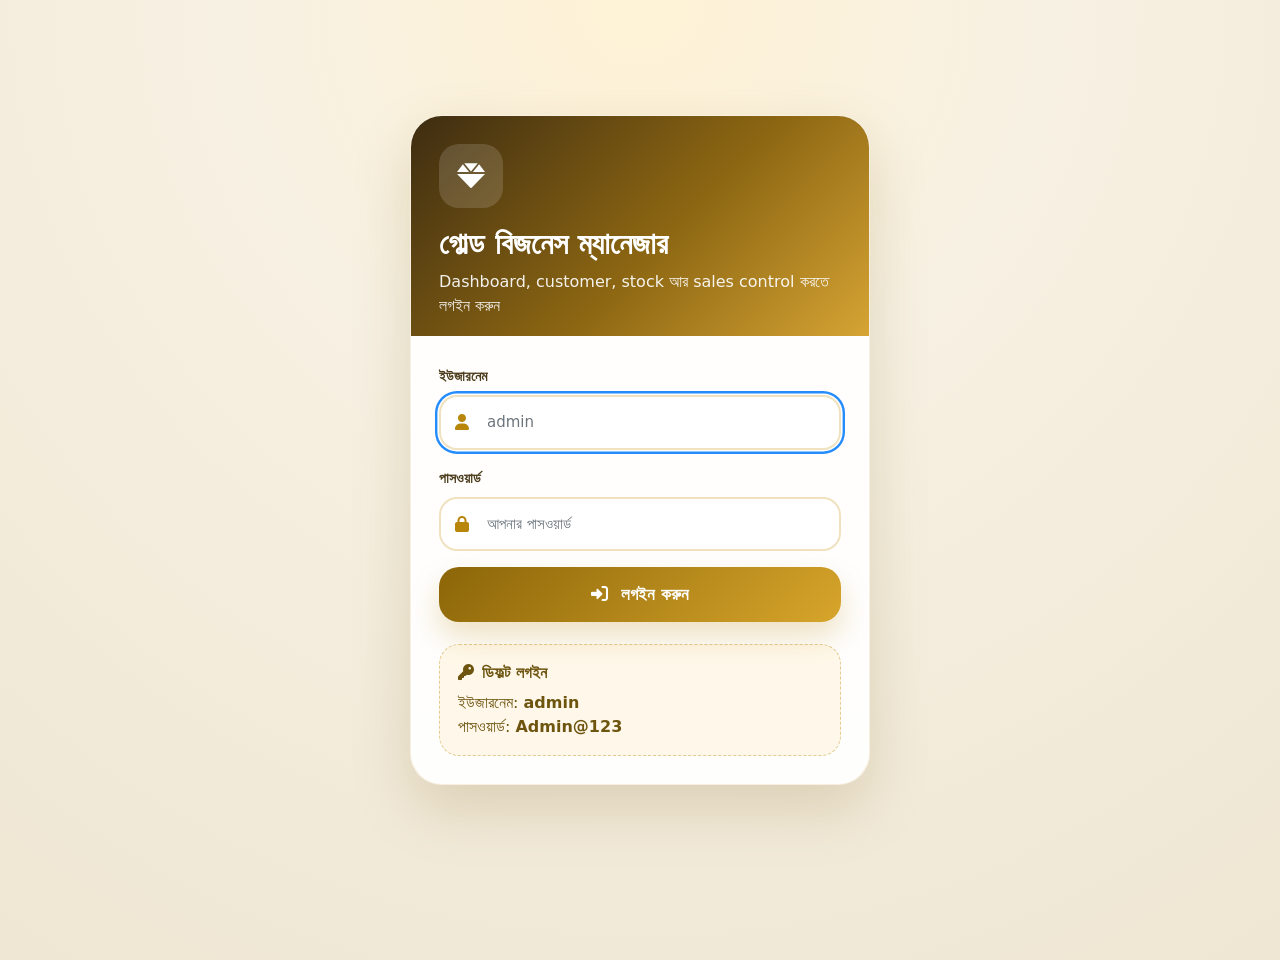
<file: login.html>
<!DOCTYPE html>
<html lang="bn">
<head>
    <meta charset="utf-8" />
    <meta name="viewport" content="width=device-width, initial-scale=1.0, maximum-scale=1.0, user-scalable=yes" />
    <title>লগইন - Gold Business Manager</title>
    <link rel="stylesheet" href="assets/lib/bootstrap/dist/css/bootstrap.min.css" />
    <link rel="stylesheet" href="assets/css/site.css" />
    <link rel="stylesheet" href="assets/common.css" />
    <link rel="stylesheet" href="assets/css/responsive.css" />
    <link rel="stylesheet" href="https://cdnjs.cloudflare.com/ajax/libs/font-awesome/6.0.0/css/all.min.css" />
    <link rel="stylesheet" href="assets/JewelleryManagement.styles.css" />
    <script src="assets/lib/jquery/dist/jquery.min.js"></script>
    <script src="assets/lib/bootstrap/dist/js/bootstrap.bundle.min.js"></script>
    <script src="assets/js/site.js?v=20260418-live-backend"></script>
</head>
<body style="min-height: 100vh; background: radial-gradient(circle at top, #fff3d6 0%, #f7f1e3 35%, #efe6d3 100%);">
    <main class="container" style="min-height: 100vh; display: flex; align-items: center; justify-content: center; padding: 32px 16px;">
        <section style="width: 100%; max-width: 460px; background: rgba(255, 255, 255, 0.92); border-radius: 32px; box-shadow: 0 24px 60px rgba(109, 83, 9, 0.18); overflow: hidden; border: 1px solid rgba(184, 134, 11, 0.12);">
            <div style="padding: 28px 28px 18px; background: linear-gradient(135deg, #3d2c11, #8c6612 55%, #d6a434); color: white;">
                <div style="width: 64px; height: 64px; border-radius: 20px; background: rgba(255,255,255,0.14); display: flex; align-items: center; justify-content: center; font-size: 28px; margin-bottom: 18px;">
                    <i class="fas fa-gem"></i>
                </div>
                <h1 style="font-size: 1.9rem; font-weight: 800; margin: 0 0 8px;">গোল্ড বিজনেস ম্যানেজার</h1>
                <p style="margin: 0; opacity: 0.92;">Dashboard, customer, stock আর sales control করতে লগইন করুন</p>
            </div>

            <div style="padding: 28px;">
                <form id="loginForm">
                    <div class="mb-3">
                        <label for="username" class="form-label" style="font-weight: 700; color: #4a3b1a;">ইউজারনেম</label>
                        <div style="position: relative;">
                            <i class="fas fa-user" style="position: absolute; left: 16px; top: 50%; transform: translateY(-50%); color: #b8860b;"></i>
                            <input id="username" name="username" class="form-control" autocomplete="username" placeholder="admin" style="padding: 14px 14px 14px 46px; border-radius: 18px; border: 2px solid #f0e2bf;" required />
                        </div>
                    </div>

                    <div class="mb-3">
                        <label for="password" class="form-label" style="font-weight: 700; color: #4a3b1a;">পাসওয়ার্ড</label>
                        <div style="position: relative;">
                            <i class="fas fa-lock" style="position: absolute; left: 16px; top: 50%; transform: translateY(-50%); color: #b8860b;"></i>
                            <input id="password" name="password" type="password" autocomplete="current-password" class="form-control" placeholder="আপনার পাসওয়ার্ড" style="padding: 14px 14px 14px 46px; border-radius: 18px; border: 2px solid #f0e2bf;" required />
                        </div>
                    </div>

                    <input type="hidden" id="nextPath" />

                    <button id="loginSubmit" type="submit" class="btn w-100" style="padding: 15px 18px; border-radius: 20px; background: linear-gradient(135deg, #8b6508, #d7a52b); color: white; font-weight: 700; font-size: 1.05rem; border: none; box-shadow: 0 15px 30px rgba(184, 134, 11, 0.24);">
                        <i class="fas fa-right-to-bracket me-2"></i>
                        লগইন করুন
                    </button>

                    <div id="loginFeedback" style="display: none; margin-top: 16px; padding: 12px 14px; border-radius: 16px; font-weight: 600;"></div>
                </form>

                <div style="margin-top: 22px; padding: 16px 18px; border-radius: 20px; background: #fff8ea; border: 1px dashed rgba(184, 134, 11, 0.4); color: #6d5510;">
                    <div style="font-weight: 700; margin-bottom: 6px;"><i class="fas fa-key me-2"></i>ডিফল্ট লগইন</div>
                    <div>ইউজারনেম: <strong>admin</strong></div>
                    <div>পাসওয়ার্ড: <strong>Admin@123</strong></div>
                </div>
            </div>
        </section>
    </main>
    <script src="assets/js/login.js"></script>
</body>
</html>
</file>
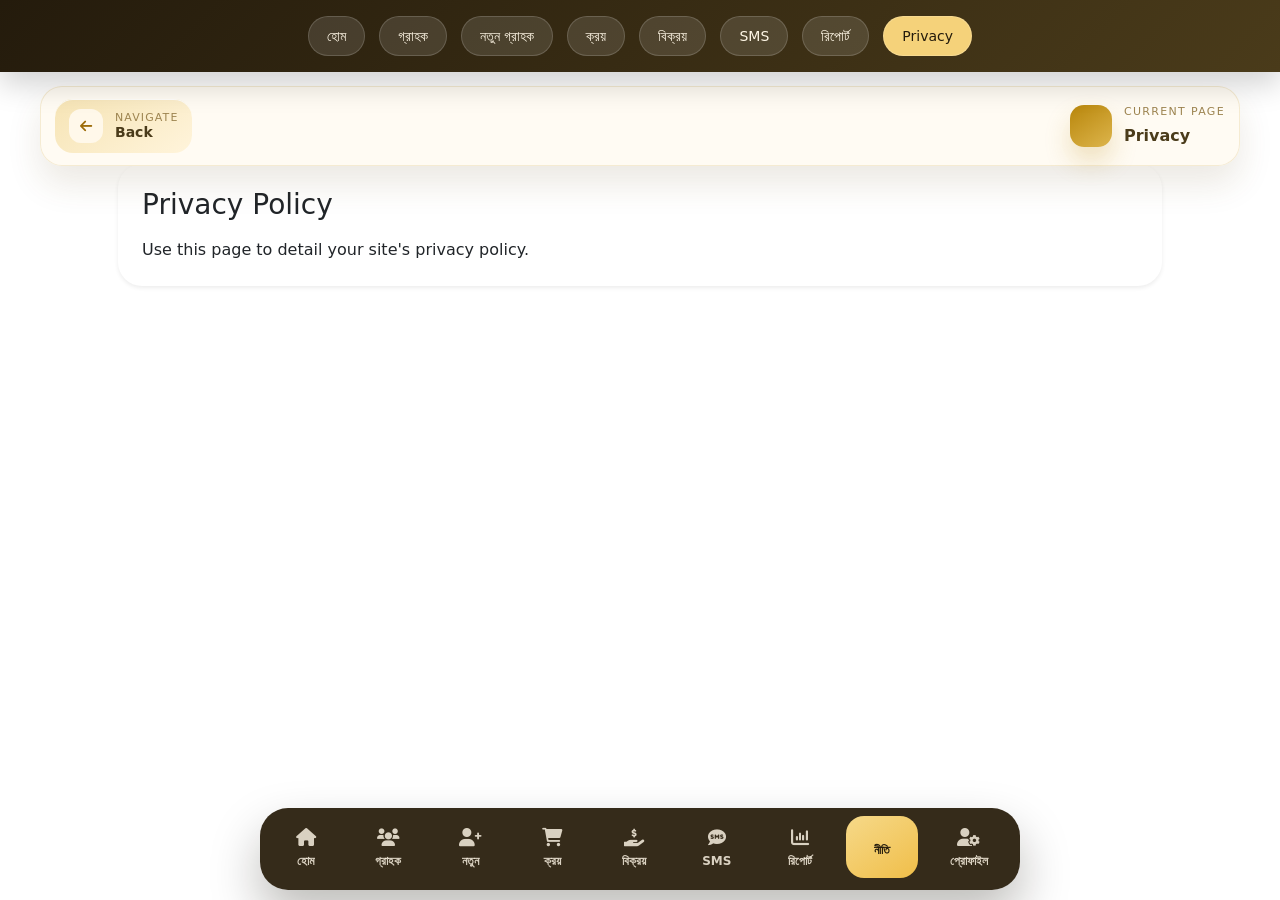
<file: privacy.html>
<!DOCTYPE html>
<html lang="bn">
<head>
    <meta charset="utf-8" />
    <meta name="viewport" content="width=device-width, initial-scale=1.0, maximum-scale=1.0, user-scalable=yes" />
    <title>Privacy Policy - Gold Business Manager Preview</title>
    <link rel="stylesheet" href="assets/lib/bootstrap/dist/css/bootstrap.min.css" />
    <link rel="stylesheet" href="assets/css/site.css" />
    <link rel="stylesheet" href="assets/common.css" />
    <link rel="stylesheet" href="assets/css/responsive.css" />
    <link rel="stylesheet" href="https://cdnjs.cloudflare.com/ajax/libs/font-awesome/6.0.0/css/all.min.css" />
    <link rel="stylesheet" href="assets/JewelleryManagement.styles.css" />
    <script src="assets/lib/jquery/dist/jquery.min.js"></script>
    <script src="assets/lib/bootstrap/dist/js/bootstrap.bundle.min.js"></script>
    <script src="assets/js/site.js?v=20260418-live-backend"></script>
</head>
<body>
    <div class="preview-bar">
        <div class="preview-links">
            <a class="preview-link" href="index.html">হোম</a>
<a class="preview-link" href="customer-index.html">গ্রাহক</a>
<a class="preview-link" href="customer-create.html">নতুন গ্রাহক</a>
<a class="preview-link" href="buysell-index.html">ক্রয়</a>
<a class="preview-link" href="buysell-sell.html">বিক্রয়</a>
<a class="preview-link" href="sms-index.html">SMS</a>
<a class="preview-link" href="report-index.html">রিপোর্ট</a>
<a class="preview-link active" href="privacy.html">Privacy</a>
        </div>
    </div>
    <div class="container preview-shell">
        <main role="main" class="pb-3">
            <div class="card shadow-sm border-0" style="border-radius: 24px;">
                <div class="card-body p-4">
                    <h1 class="h3 mb-3">Privacy Policy</h1>
                    <p class="mb-0">Use this page to detail your site's privacy policy.</p>
                </div>
            </div>
        </main>
    </div>
</body>
</html>
</file>
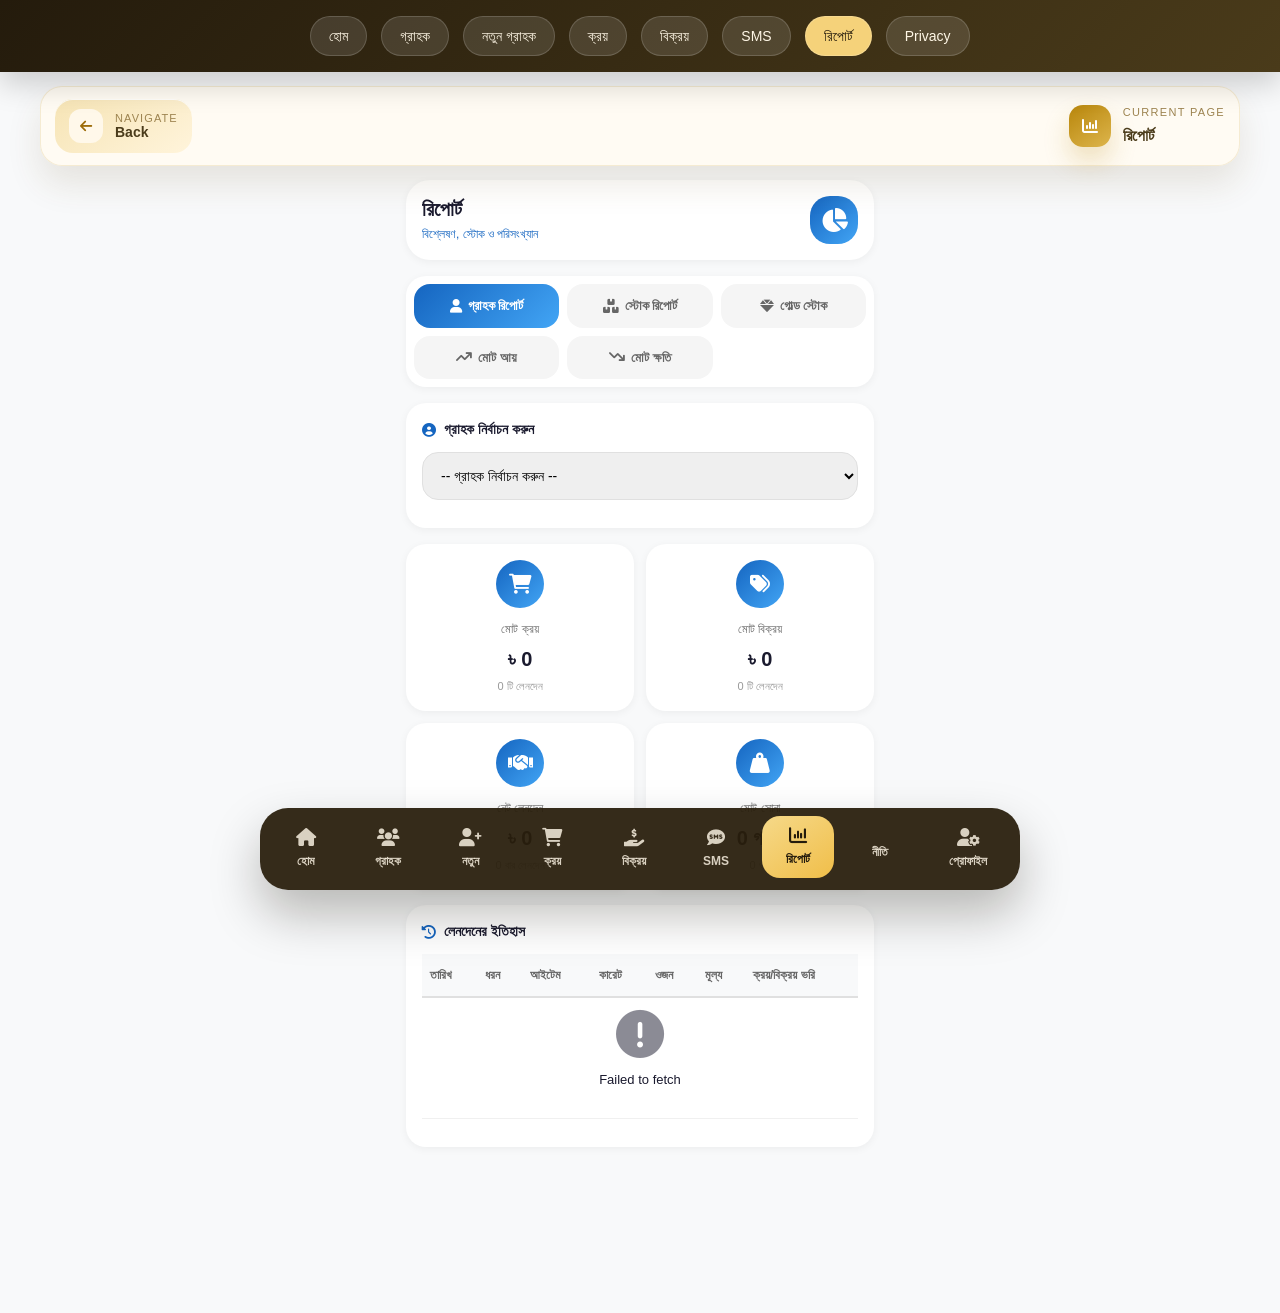
<file: report-index.html>
<!DOCTYPE html>
<html lang="bn">
<head>
    <meta charset="utf-8" />
    <meta name="viewport" content="width=device-width, initial-scale=1.0, maximum-scale=1.0, user-scalable=yes" />
    <title>রিপোর্ট - Gold Business Manager Preview</title>
    <link rel="stylesheet" href="assets/lib/bootstrap/dist/css/bootstrap.min.css" />
    <link rel="stylesheet" href="assets/css/site.css" />
    <link rel="stylesheet" href="assets/common.css" />
    <link rel="stylesheet" href="assets/css/responsive.css" />
    <link rel="stylesheet" href="https://cdnjs.cloudflare.com/ajax/libs/font-awesome/6.0.0/css/all.min.css" />
    <link rel="stylesheet" href="assets/JewelleryManagement.styles.css" />
    <script src="assets/lib/jquery/dist/jquery.min.js"></script>
    <script src="assets/lib/bootstrap/dist/js/bootstrap.bundle.min.js"></script>
    <script src="assets/js/site.js?v=20260418-live-backend"></script>
</head>
<body>
    <div class="preview-bar">
        <div class="preview-links">
            <a class="preview-link" href="index.html">হোম</a>
<a class="preview-link" href="customer-index.html">গ্রাহক</a>
<a class="preview-link" href="customer-create.html">নতুন গ্রাহক</a>
<a class="preview-link" href="buysell-index.html">ক্রয়</a>
<a class="preview-link" href="buysell-sell.html">বিক্রয়</a>
<a class="preview-link" href="sms-index.html">SMS</a>
<a class="preview-link active" href="report-index.html">রিপোর্ট</a>
<a class="preview-link" href="privacy.html">Privacy</a>
        </div>
    </div>
    <div class="container preview-shell">
        <main role="main" class="pb-3">
            <style>
                * {
                    margin: 0;
                    padding: 0;
                    box-sizing: border-box;
                }

                body {
                    background: #f8f9fa;
                    font-family: -apple-system, BlinkMacSystemFont, 'Segoe UI', Roboto, Helvetica, Arial, sans-serif;
                    padding-bottom: 30px;
                }

                .mobile-container {
                    max-width: 500px;
                    margin: 0 auto;
                    padding: 16px;
                    background: #f8f9fa;
                    min-height: 100vh;
                }

                /* Header */
                .app-header {
                    background: white;
                    border-radius: 24px;
                    padding: 16px;
                    margin-bottom: 16px;
                    box-shadow: 0 2px 8px rgba(0,0,0,0.05);
                    display: flex;
                    align-items: center;
                    justify-content: space-between;
                }

                .header-title h1 {
                    font-size: 20px;
                    font-weight: 700;
                    color: #1a1a2e;
                    margin: 0;
                }

                .header-title p {
                    font-size: 12px;
                    color: #1565c0;
                    margin: 4px 0 0 0;
                }

                .header-icon {
                    width: 48px;
                    height: 48px;
                    background: linear-gradient(135deg, #1565c0, #42a5f5);
                    border-radius: 20px;
                    display: flex;
                    align-items: center;
                    justify-content: center;
                    color: white;
                    font-size: 24px;
                }

                /* Tab Navigation */
                .tab-container {
                    background: white;
                    border-radius: 20px;
                    padding: 8px;
                    margin-bottom: 16px;
                    box-shadow: 0 2px 8px rgba(0,0,0,0.05);
                }

                .tab-buttons {
                    display: grid;
                    grid-template-columns: repeat(3, minmax(0, 1fr));
                    gap: 8px;
                }

                .tab-btn {
                    width: 100%;
                    min-width: 0;
                    padding: 12px 8px;
                    background: #f5f5f5;
                    border: none;
                    border-radius: 16px;
                    font-size: 13px;
                    font-weight: 600;
                    color: #666;
                    cursor: pointer;
                    transition: all 0.2s;
                    display: flex;
                    align-items: center;
                    justify-content: center;
                    gap: 6px;
                }

                    .tab-btn i {
                        font-size: 14px;
                    }

                    .tab-btn.active {
                        background: linear-gradient(135deg, #1565c0, #42a5f5);
                        color: white;
                    }

                    .tab-btn:active {
                        transform: scale(0.98);
                    }

                    .tab-btn:nth-child(4) {
                        grid-column: 1 / 2;
                    }

                    .tab-btn:nth-child(5) {
                        grid-column: 2 / 3;
                    }

                /* Filter Card */
                .filter-card {
                    background: white;
                    border-radius: 20px;
                    padding: 16px;
                    margin-bottom: 16px;
                    box-shadow: 0 2px 8px rgba(0,0,0,0.05);
                }

                .filter-title {
                    font-size: 14px;
                    font-weight: 600;
                    color: #1a1a2e;
                    margin-bottom: 12px;
                    display: flex;
                    align-items: center;
                    gap: 8px;
                }

                    .filter-title i {
                        color: #1565c0;
                    }

                .customer-select {
                    width: 100%;
                    padding: 14px;
                    border: 1px solid #e0e0e0;
                    border-radius: 16px;
                    font-size: 14px;
                    margin-bottom: 12px;
                    font-family: inherit;
                }

                    .customer-select:focus {
                        outline: none;
                        border-color: #1565c0;
                    }

                /* Summary Cards */
                .summary-grid {
                    display: grid;
                    grid-template-columns: repeat(2, 1fr);
                    gap: 12px;
                    margin-bottom: 16px;
                }

                .summary-card {
                    background: white;
                    border-radius: 20px;
                    padding: 16px;
                    box-shadow: 0 2px 8px rgba(0,0,0,0.05);
                    text-align: center;
                }

                .summary-icon {
                    width: 48px;
                    height: 48px;
                    background: linear-gradient(135deg, #1565c0, #42a5f5);
                    border-radius: 24px;
                    display: flex;
                    align-items: center;
                    justify-content: center;
                    margin: 0 auto 12px;
                    color: white;
                    font-size: 20px;
                }

                .summary-label {
                    font-size: 12px;
                    color: #666;
                    margin-bottom: 6px;
                }

                .summary-value {
                    font-size: 20px;
                    font-weight: 700;
                    color: #1a1a2e;
                }

                .summary-sub {
                    font-size: 11px;
                    color: #999;
                    margin-top: 4px;
                }

                /* Stock Card */
                .stock-card {
                    background: white;
                    border-radius: 20px;
                    padding: 16px;
                    margin-bottom: 16px;
                    box-shadow: 0 2px 8px rgba(0,0,0,0.05);
                }

                .stock-header {
                    display: flex;
                    justify-content: space-between;
                    align-items: center;
                    margin-bottom: 12px;
                }

                .stock-title {
                    font-size: 14px;
                    font-weight: 600;
                    color: #1a1a2e;
                    display: flex;
                    align-items: center;
                    gap: 8px;
                }

                .stock-badge {
                    background: #e8f5e9;
                    color: #2e7d32;
                    padding: 4px 10px;
                    border-radius: 20px;
                    font-size: 11px;
                    font-weight: 600;
                    display: inline-flex;
                    align-items: center;
                    gap: 4px;
                    flex-wrap: wrap;
                }

                /* Karat Stock Grid */
                .karat-grid {
                    display: grid;
                    grid-template-columns: repeat(4, 1fr);
                    gap: 10px;
                    margin-bottom: 16px;
                }

                .karat-item {
                    background: #f8f9fa;
                    border-radius: 16px;
                    padding: 12px 8px;
                    text-align: center;
                    border: 1px solid #e0e0e0;
                }

                .karat-name {
                    font-size: 14px;
                    font-weight: 700;
                    color: #1565c0;
                    margin-bottom: 6px;
                }

                .karat-weight {
                    font-size: 16px;
                    font-weight: 700;
                    color: #1a1a2e;
                }

                    .karat-weight small {
                        font-size: 10px;
                        font-weight: 400;
                        color: #999;
                    }

                /* Brand Stock */
                .brand-item {
                    display: flex;
                    justify-content: space-between;
                    align-items: center;
                    padding: 12px 0;
                    border-bottom: 1px solid #f0f0f0;
                }

                .brand-name {
                    font-weight: 600;
                    display: flex;
                    align-items: center;
                    gap: 10px;
                }

                .brand-icon {
                    width: 36px;
                    height: 36px;
                    background: #e3f2fd;
                    border-radius: 12px;
                    display: flex;
                    align-items: center;
                    justify-content: center;
                    color: #1565c0;
                }

                .brand-stats {
                    text-align: right;
                }

                .brand-weight {
                    font-weight: 700;
                    color: #1a1a2e;
                }

                .brand-count {
                    font-size: 11px;
                    color: #999;
                }

                /* Product Table */
                .product-table {
                    width: 100%;
                    border-collapse: collapse;
                }

                    .product-table th {
                        text-align: left;
                        padding: 10px 8px;
                        background: #f8f9fa;
                        font-size: 12px;
                        font-weight: 600;
                        color: #666;
                        border-bottom: 2px solid #e0e0e0;
                    }

                    .product-table td {
                        padding: 10px 8px;
                        font-size: 13px;
                        color: #1a1a2e;
                        border-bottom: 1px solid #f0f0f0;
                    }

                /* Transaction Table */
                .data-table {
                    width: 100%;
                    border-collapse: collapse;
                }

                    .data-table th {
                        text-align: left;
                        padding: 12px 8px;
                        background: #f8f9fa;
                        font-size: 12px;
                        font-weight: 600;
                        color: #666;
                        border-bottom: 2px solid #e0e0e0;
                    }

                    .data-table td {
                        padding: 12px 8px;
                        font-size: 13px;
                        color: #1a1a2e;
                        border-bottom: 1px solid #f0f0f0;
                    }

                .table-row-total {
                    background: #f8f9fa;
                    font-weight: 600;
                }

                .table-pagination {
                    display: flex;
                    align-items: center;
                    justify-content: space-between;
                    gap: 10px;
                    padding: 12px 2px 0;
                    flex-wrap: wrap;
                }

                .pagination-info {
                    font-size: 12px;
                    color: #777;
                    font-weight: 500;
                }

                .pagination-controls {
                    display: flex;
                    align-items: center;
                    gap: 6px;
                }

                .pagination-btn {
                    min-width: 34px;
                    height: 34px;
                    padding: 0 10px;
                    border: 1px solid #e0e0e0;
                    border-radius: 10px;
                    background: white;
                    color: #1a1a2e;
                    font-size: 12px;
                    font-weight: 700;
                    cursor: pointer;
                    transition: all 0.2s;
                }

                    .pagination-btn:hover:not(:disabled),
                    .pagination-btn.active {
                        background: #b8860b;
                        border-color: #b8860b;
                        color: white;
                    }

                    .pagination-btn:disabled {
                        cursor: not-allowed;
                        color: #bbb;
                        background: #f8f9fa;
                    }

                .empty-state {
                    text-align: center;
                    padding: 40px 20px;
                    color: #999;
                }

                    .empty-state i {
                        font-size: 48px;
                        margin-bottom: 12px;
                        opacity: 0.5;
                    }

                /* Scrollable */
                .scrollable-table {
                    overflow-x: auto;
                }

                /* Toast */
                .toast-notification {
                    position: fixed;
                    bottom: 20px;
                    left: 20px;
                    right: 20px;
                    background: #1a1a2e;
                    color: white;
                    padding: 14px 20px;
                    border-radius: 30px;
                    text-align: center;
                    font-size: 14px;
                    z-index: 1100;
                    animation: slideUp 0.3s ease;
                }

                @keyframes slideUp {
                    from

                {
                    transform: translateY(100px);
                    opacity: 0;
                }

                to {
                    transform: translateY(0);
                    opacity: 1;
                }

                }

                .toast-notification.success {
                    background: #28a745;
                }

                /* Modal */
                .modal-custom {
                    display: none;
                    position: fixed;
                    top: 0;
                    left: 0;
                    right: 0;
                    bottom: 0;
                    background: rgba(0,0,0,0.5);
                    z-index: 1000;
                    align-items: center;
                    justify-content: center;
                    padding: 20px;
                }

                .modal-content-custom {
                    background: white;
                    border-radius: 32px;
                    max-width: 320px;
                    width: 100%;
                    text-align: center;
                    padding: 24px;
                    animation: modalIn 0.3s ease;
                }

                @keyframes modalIn {
                    from

                {
                    transform: scale(0.9);
                    opacity: 0;
                }

                to {
                    transform: scale(1);
                    opacity: 1;
                }

                }

                .modal-btn {
                    width: 100%;
                    padding: 14px;
                    background: linear-gradient(135deg, #1565c0, #42a5f5);
                    border: none;
                    border-radius: 30px;
                    color: white;
                    font-weight: 600;
                    cursor: pointer;
                }
            </style>

            <div class="mobile-container">
                <!-- Header -->
                <div class="app-header">
                    <div class="header-title">
                        <h1>রিপোর্ট</h1>
                        <p>বিশ্লেষণ, স্টোক ও পরিসংখ্যান</p>
                    </div>
                    <div class="header-icon">
                        <i class="fas fa-chart-pie"></i>
                    </div>
                </div>

                <!-- Tab Navigation -->
                <div class="tab-container">
                    <div class="tab-buttons">
                        <button class="tab-btn active" data-report-tab="customer" onclick="switchTab('customer')">
                            <i class="fas fa-user"></i> গ্রাহক রিপোর্ট
                        </button>
                        <button class="tab-btn" data-report-tab="stock" onclick="switchTab('stock')">
                            <i class="fas fa-boxes"></i> স্টোক রিপোর্ট
                        </button>
                        <button class="tab-btn" data-report-tab="gold" onclick="switchTab('gold')">
                            <i class="fas fa-gem"></i> গোল্ড স্টোক
                        </button>
                        <button class="tab-btn" data-report-tab="profit" onclick="switchTab('profit')">
                            <i class="fas fa-arrow-trend-up"></i> মোট আয়
                        </button>
                        <button class="tab-btn" data-report-tab="loss" onclick="switchTab('loss')">
                            <i class="fas fa-arrow-trend-down"></i> মোট ক্ষতি
                        </button>
                    </div>
                </div>

                <!-- Customer Report Section -->
                <div id="customerSection">
                    <!-- Customer Selection -->
                    <div class="filter-card">
                        <div class="filter-title">
                            <i class="fas fa-user-circle"></i> গ্রাহক নির্বাচন করুন
                        </div>
                        <select class="customer-select" id="customerSelect" onchange="loadCustomerReport()">
                            <option value="">-- গ্রাহক নির্বাচন করুন --</option>
                        </select>
                    </div>

                    <!-- Customer Summary Cards -->
                    <div class="summary-grid" id="customerSummaryGrid">
                        <div class="summary-card">
                            <div class="summary-icon"><i class="fas fa-shopping-cart"></i></div>
                            <div class="summary-label">মোট ক্রয়</div>
                            <div class="summary-value" id="custTotalPurchase">৳ 0</div>
                            <div class="summary-sub" id="custPurchaseCount">0 টি লেনদেন</div>
                        </div>
                        <div class="summary-card">
                            <div class="summary-icon"><i class="fas fa-tags"></i></div>
                            <div class="summary-label">মোট বিক্রয়</div>
                            <div class="summary-value" id="custTotalSell">৳ 0</div>
                            <div class="summary-sub" id="custSellCount">0 টি লেনদেন</div>
                        </div>
                        <div class="summary-card">
                            <div class="summary-icon"><i class="fas fa-handshake"></i></div>
                            <div class="summary-label">নেট লেনদেন</div>
                            <div class="summary-value" id="custNetAmount">৳ 0</div>
                            <div class="summary-sub" id="custTransactionCount">0 বার লেনদেন</div>
                        </div>
                        <div class="summary-card">
                            <div class="summary-icon"><i class="fas fa-weight-hanging"></i></div>
                            <div class="summary-label">মোট সোনা</div>
                            <div class="summary-value" id="custTotalGold">0 গ্রাম</div>
                            <div class="summary-sub" id="custTotalVori">0 ভরি</div>
                        </div>
                    </div>

                    <!-- Customer Transaction Table -->
                    <div class="filter-card">
                        <div class="filter-title">
                            <i class="fas fa-history"></i> লেনদেনের ইতিহাস
                        </div>
                        <div class="scrollable-table">
                            <table class="data-table" id="customerTransactionTable">
                                <thead>
                                    <tr>
                                        <th>তারিখ</th>
                                        <th>ধরন</th>
                                        <th>আইটেম</th>
                                        <th>কারেট</th>
                                        <th>ওজন</th>
                                        <th>মূল্য</th>
                                        <th>ক্রয়/বিক্রয় ভরি</th>
                                    </tr>
                                </thead>
                                <tbody id="customerTableBody">
                                    <tr><td colspan="7" class="empty-state"><i class="fas fa-user"></i><p>গ্রাহক নির্বাচন করুন</p></td></tr>
                                </tbody>
                            </table>
                        </div>
                        <div class="table-pagination" id="customerTablePagination"></div>
                    </div>
                </div>

                <!-- Stock Report Section (Hidden by default) -->
                <div id="stockSection" style="display: none;">
                    <!-- Brand Wise Stock -->
                    <div class="stock-card">
                        <div class="stock-header">
                            <div class="stock-title">
                                <i class="fas fa-trademark"></i> ব্র্যান্ড ভিত্তিক স্টোক
                            </div>
                            <div class="stock-badge"><i class="fas fa-box"></i> মোট পণ্য: <span id="totalBrandProducts">0</span></div>
                        </div>
                        <div id="brandStockList"></div>
                    </div>

                    <!-- Product Wise Stock -->
                    <div class="stock-card">
                        <div class="stock-header">
                            <div class="stock-title">
                                <i class="fas fa-list-ul"></i> পণ্য ভিত্তিক স্টোক
                            </div>
                            <div class="stock-badge"><i class="fas fa-tag"></i> মোট আইটেম: <span id="totalProductItems">0</span></div>
                        </div>
                        <div class="scrollable-table">
                            <table class="product-table" id="productStockTable">
                                <thead>
                                    <tr>
                                        <th>পণ্যের নাম</th>
                                        <th>ব্র্যান্ড</th>
                                        <th>কারেট</th>
                                        <th>পরিমাণ</th>
                                        <th>ওজন</th>
                                    </tr>
                                </thead>
                                <tbody id="productStockBody"></tbody>
                            </table>
                        </div>
                        <div class="table-pagination" id="productStockPagination"></div>
                    </div>
                </div>

                <!-- Gold Stock Section (Hidden by default) -->
                <div id="goldSection" style="display: none;">
                    <!-- Karat Wise Gold Stock -->
                    <div class="stock-card">
                        <div class="stock-header">
                            <div class="stock-title">
                                <i class="fas fa-chart-pie"></i> কারেট ভিত্তিক গোল্ড স্টোক
                            </div>
                            <div class="stock-badge">
                                <i class="fas fa-weight-hanging"></i>
                                মোট সোনা: <span id="totalGoldWeight">0</span> গ্রাম
                                (<span id="totalGoldVori">0</span> ভরি)
                            </div>
                        </div>
                        <div class="karat-grid" id="karatStockGrid"></div>
                    </div>

                    <!-- Gold Purchase History -->
                    <div class="stock-card">
                        <div class="stock-header">
                            <div class="stock-title">
                                <i class="fas fa-shopping-cart"></i> গোল্ড ক্রয় ইতিহাস
                            </div>
                            <div class="stock-badge"><i class="fas fa-calendar"></i> সর্বশেষ ১০টি লেনদেন</div>
                        </div>
                        <div class="scrollable-table">
                            <table class="data-table" id="goldPurchaseTable">
                                <thead>
                                    <tr>
                                        <th>তারিখ</th>
                                        <th>গ্রাহক/উৎস</th>
                                        <th>কারেট</th>
                                        <th>ওজন</th>
                                        <th>মূল্য</th>
                                    </tr>
                                </thead>
                                <tbody id="goldPurchaseBody"></tbody>
                            </table>
                        </div>
                        <div class="table-pagination" id="goldPurchasePagination"></div>
                    </div>
                </div>

                <!-- Net Profit Section (Hidden by default) -->
                <div id="profitSection" style="display: none;">
                    <div class="summary-grid">
                        <div class="summary-card">
                            <div class="summary-icon"><i class="fas fa-arrow-trend-up"></i></div>
                            <div class="summary-label">মোট আয়</div>
                            <div class="summary-value" id="netProfitAmount">৳ 0</div>
                            <div class="summary-sub" id="netProfitCustomerCount">0 জন গ্রাহক</div>
                        </div>
                        <div class="summary-card">
                            <div class="summary-icon"><i class="fas fa-tags"></i></div>
                            <div class="summary-label">আয়ের মোট বিক্রয়</div>
                            <div class="summary-value" id="profitTotalSell">৳ 0</div>
                            <div class="summary-sub">বিক্রয় - ক্রয়</div>
                        </div>
                        <div class="summary-card">
                            <div class="summary-icon"><i class="fas fa-shopping-cart"></i></div>
                            <div class="summary-label">আয়ের মোট ক্রয়</div>
                            <div class="summary-value" id="profitTotalPurchase">৳ 0</div>
                            <div class="summary-sub">আয় গ্রুপ</div>
                        </div>
                        <div class="summary-card">
                            <div class="summary-icon"><i class="fas fa-receipt"></i></div>
                            <div class="summary-label">মোট লেনদেন</div>
                            <div class="summary-value" id="profitTransactionCount">0</div>
                            <div class="summary-sub">আয় গ্রুপ</div>
                        </div>
                    </div>

                    <div class="filter-card">
                        <div class="filter-title">
                            <i class="fas fa-list"></i> গ্রাহক ভিত্তিক মোট আয়
                        </div>
                        <div class="scrollable-table">
                            <table class="data-table">
                                <thead>
                                    <tr>
                                        <th>গ্রাহক</th>
                                        <th>মোট ক্রয়</th>
                                        <th>মোট বিক্রয়</th>
                                        <th>মোট আয়</th>
                                        <th>লেনদেন</th>
                                    </tr>
                                </thead>
                                <tbody id="profitTableBody"></tbody>
                            </table>
                        </div>
                        <div class="table-pagination" id="profitTablePagination"></div>
                    </div>
                </div>

                <!-- Net Loss Section (Hidden by default) -->
                <div id="lossSection" style="display: none;">
                    <div class="summary-grid">
                        <div class="summary-card">
                            <div class="summary-icon"><i class="fas fa-arrow-trend-down"></i></div>
                            <div class="summary-label">মোট ক্ষতি</div>
                            <div class="summary-value" id="netLossAmount">৳ 0</div>
                            <div class="summary-sub" id="netLossCustomerCount">0 জন গ্রাহক</div>
                        </div>
                        <div class="summary-card">
                            <div class="summary-icon"><i class="fas fa-shopping-cart"></i></div>
                            <div class="summary-label">ক্ষতির মোট ক্রয়</div>
                            <div class="summary-value" id="lossTotalPurchase">৳ 0</div>
                            <div class="summary-sub">ক্রয় - বিক্রয়</div>
                        </div>
                        <div class="summary-card">
                            <div class="summary-icon"><i class="fas fa-tags"></i></div>
                            <div class="summary-label">ক্ষতির মোট বিক্রয়</div>
                            <div class="summary-value" id="lossTotalSell">৳ 0</div>
                            <div class="summary-sub">ক্ষতি গ্রুপ</div>
                        </div>
                        <div class="summary-card">
                            <div class="summary-icon"><i class="fas fa-receipt"></i></div>
                            <div class="summary-label">মোট লেনদেন</div>
                            <div class="summary-value" id="lossTransactionCount">0</div>
                            <div class="summary-sub">ক্ষতি গ্রুপ</div>
                        </div>
                    </div>

                    <div class="filter-card">
                        <div class="filter-title">
                            <i class="fas fa-list"></i> গ্রাহক ভিত্তিক মোট ক্ষতি
                        </div>
                        <div class="scrollable-table">
                            <table class="data-table">
                                <thead>
                                    <tr>
                                        <th>গ্রাহক</th>
                                        <th>মোট ক্রয়</th>
                                        <th>মোট বিক্রয়</th>
                                        <th>মোট ক্ষতি</th>
                                        <th>লেনদেন</th>
                                    </tr>
                                </thead>
                                <tbody id="lossTableBody"></tbody>
                            </table>
                        </div>
                        <div class="table-pagination" id="lossTablePagination"></div>
                    </div>
                </div>
            </div>
            <script src="assets/js/report-page.js?v=20260418-total-income-loss"></script>
        </main>
    </div>
</body>
</html>
</file>
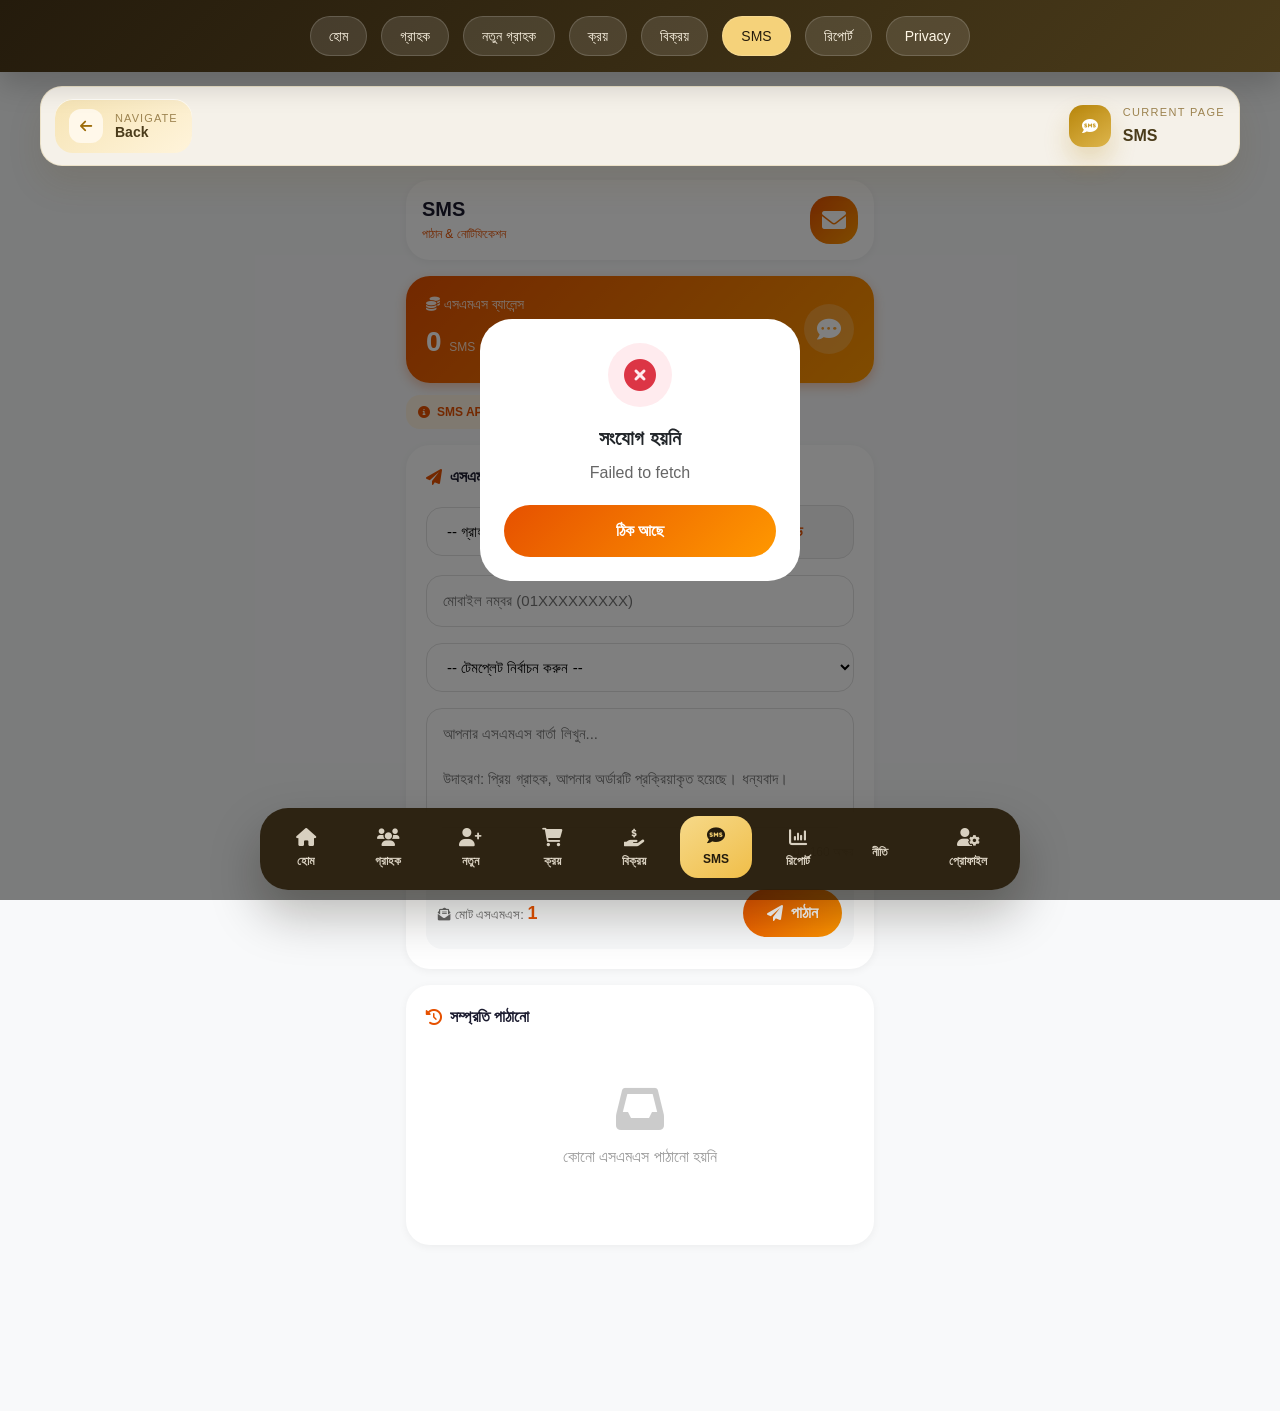
<file: sms-index.html>
<!DOCTYPE html>
<html lang="bn">
<head>
    <meta charset="utf-8" />
    <meta name="viewport" content="width=device-width, initial-scale=1.0, maximum-scale=1.0, user-scalable=yes" />
    <title>SMS - Gold Business Manager Preview</title>
    <link rel="stylesheet" href="assets/lib/bootstrap/dist/css/bootstrap.min.css" />
    <link rel="stylesheet" href="assets/css/site.css" />
    <link rel="stylesheet" href="assets/common.css" />
    <link rel="stylesheet" href="assets/css/responsive.css" />
    <link rel="stylesheet" href="https://cdnjs.cloudflare.com/ajax/libs/font-awesome/6.0.0/css/all.min.css" />
    <link rel="stylesheet" href="assets/JewelleryManagement.styles.css" />
    <script src="assets/lib/jquery/dist/jquery.min.js"></script>
    <script src="assets/lib/bootstrap/dist/js/bootstrap.bundle.min.js"></script>
    <script src="assets/js/site.js?v=20260418-live-backend"></script>
</head>
<body>
    <div class="preview-bar">
        <div class="preview-links">
            <a class="preview-link" href="index.html">হোম</a>
<a class="preview-link" href="customer-index.html">গ্রাহক</a>
<a class="preview-link" href="customer-create.html">নতুন গ্রাহক</a>
<a class="preview-link" href="buysell-index.html">ক্রয়</a>
<a class="preview-link" href="buysell-sell.html">বিক্রয়</a>
<a class="preview-link active" href="sms-index.html">SMS</a>
<a class="preview-link" href="report-index.html">রিপোর্ট</a>
<a class="preview-link" href="privacy.html">Privacy</a>
        </div>
    </div>
    <div class="container preview-shell">
        <main role="main" class="pb-3">
            <style>
                * {
                    margin: 0;
                    padding: 0;
                    box-sizing: border-box;
                }

                body {
                    background: #f8f9fa;
                    font-family: -apple-system, BlinkMacSystemFont, 'Segoe UI', Roboto, Helvetica, Arial, sans-serif;
                    padding-bottom: 30px;
                }

                .mobile-container {
                    max-width: 500px;
                    margin: 0 auto;
                    padding: 16px;
                    background: #f8f9fa;
                    min-height: 100vh;
                }

                /* Header */
                .app-header {
                    background: white;
                    border-radius: 24px;
                    padding: 16px;
                    margin-bottom: 16px;
                    box-shadow: 0 2px 8px rgba(0,0,0,0.05);
                    display: flex;
                    align-items: center;
                    justify-content: space-between;
                }

                .header-title h1 {
                    font-size: 20px;
                    font-weight: 700;
                    color: #1a1a2e;
                    margin: 0;
                }

                .header-title p {
                    font-size: 12px;
                    color: #e65100;
                    margin: 4px 0 0 0;
                }

                .header-icon {
                    width: 48px;
                    height: 48px;
                    background: linear-gradient(135deg, #e65100, #ff9800);
                    border-radius: 20px;
                    display: flex;
                    align-items: center;
                    justify-content: center;
                    color: white;
                    font-size: 24px;
                }

                /* Balance Card */
                .balance-card {
                    background: linear-gradient(135deg, #e65100, #ff9800);
                    border-radius: 24px;
                    padding: 20px;
                    margin-bottom: 16px;
                    color: white;
                    display: flex;
                    justify-content: space-between;
                    align-items: center;
                    box-shadow: 0 4px 12px rgba(230, 81, 0, 0.3);
                }

                .balance-info h3 {
                    font-size: 14px;
                    font-weight: 500;
                    opacity: 0.9;
                    margin-bottom: 8px;
                }

                .balance-amount {
                    font-size: 28px;
                    font-weight: 800;
                }

                .balance-unit {
                    font-size: 12px;
                    font-weight: 400;
                    opacity: 0.8;
                }

                .balance-icon {
                    width: 50px;
                    height: 50px;
                    background: rgba(255,255,255,0.2);
                    border-radius: 25px;
                    display: flex;
                    align-items: center;
                    justify-content: center;
                    font-size: 24px;
                }

                .gateway-status {
                    display: inline-flex;
                    align-items: center;
                    gap: 7px;
                    padding: 8px 12px;
                    border-radius: 14px;
                    margin: -4px 0 16px;
                    font-size: 12px;
                    font-weight: 700;
                }

                    .gateway-status.configured {
                        background: #e8f5e9;
                        color: #2e7d32;
                    }

                    .gateway-status.not-configured {
                        background: #fff3e0;
                        color: #e65100;
                    }

                /* Form Card */
                .form-card {
                    background: white;
                    border-radius: 24px;
                    padding: 20px;
                    margin-bottom: 16px;
                    box-shadow: 0 2px 8px rgba(0,0,0,0.05);
                }

                .section-title {
                    font-size: 16px;
                    font-weight: 600;
                    color: #1a1a2e;
                    margin-bottom: 16px;
                    display: flex;
                    align-items: center;
                    gap: 8px;
                }

                    .section-title i {
                        color: #e65100;
                    }

                /* Customer Selection Row */
                .customer-row {
                    display: flex;
                    gap: 12px;
                    align-items: center;
                    margin-bottom: 16px;
                }

                .customer-select {
                    flex: 2;
                    padding: 14px 16px;
                    border: 1px solid #e0e0e0;
                    border-radius: 16px;
                    font-size: 15px;
                    background: white;
                    font-family: inherit;
                    cursor: pointer;
                }

                    .customer-select:focus {
                        outline: none;
                        border-color: #e65100;
                        box-shadow: 0 0 0 3px rgba(230, 81, 0, 0.1);
                    }

                .load-customer-btn {
                    flex: 1;
                    padding: 14px;
                    background: #f5f5f5;
                    border: 1px solid #e0e0e0;
                    border-radius: 16px;
                    font-weight: 600;
                    color: #e65100;
                    cursor: pointer;
                    text-align: center;
                    transition: all 0.2s;
                }

                    .load-customer-btn:active {
                        background: #e65100;
                        color: white;
                    }

                /* Phone Input */
                .phone-input-group {
                    margin-bottom: 16px;
                }

                .phone-input {
                    width: 100%;
                    padding: 14px 16px;
                    border: 1px solid #e0e0e0;
                    border-radius: 16px;
                    font-size: 15px;
                    font-family: inherit;
                }

                    .phone-input:focus {
                        outline: none;
                        border-color: #e65100;
                        box-shadow: 0 0 0 3px rgba(230, 81, 0, 0.1);
                    }

                /* SMS Template Select */
                .template-select {
                    width: 100%;
                    padding: 14px 16px;
                    border: 1px solid #e0e0e0;
                    border-radius: 16px;
                    font-size: 15px;
                    background: white;
                    margin-bottom: 16px;
                    font-family: inherit;
                    cursor: pointer;
                }

                    .template-select:focus {
                        outline: none;
                        border-color: #e65100;
                        box-shadow: 0 0 0 3px rgba(230, 81, 0, 0.1);
                    }

                /* SMS Message Textarea */
                .message-textarea {
                    width: 100%;
                    padding: 14px 16px;
                    border: 1px solid #e0e0e0;
                    border-radius: 16px;
                    font-size: 15px;
                    font-family: inherit;
                    resize: none;
                    min-height: 120px;
                }

                    .message-textarea:focus {
                        outline: none;
                        border-color: #e65100;
                        box-shadow: 0 0 0 3px rgba(230, 81, 0, 0.1);
                    }

                /* Character Counter */
                .char-counter {
                    text-align: right;
                    font-size: 12px;
                    color: #999;
                    margin-top: 8px;
                }

                    .char-counter.warning {
                        color: #ff9800;
                    }

                    .char-counter.danger {
                        color: #dc3545;
                    }

                /* SMS Info */
                .sms-info {
                    background: #f8f9fa;
                    border-radius: 16px;
                    padding: 12px;
                    margin-top: 16px;
                    display: flex;
                    justify-content: space-between;
                    align-items: center;
                }

                .sms-count {
                    font-size: 13px;
                    color: #666;
                }

                    .sms-count span {
                        font-weight: 700;
                        color: #e65100;
                        font-size: 18px;
                    }

                .send-btn {
                    padding: 12px 24px;
                    background: linear-gradient(135deg, #e65100, #ff9800);
                    border: none;
                    border-radius: 30px;
                    color: white;
                    font-weight: 600;
                    font-size: 16px;
                    cursor: pointer;
                    transition: all 0.2s;
                    display: flex;
                    align-items: center;
                    gap: 8px;
                }

                    .send-btn:active {
                        transform: scale(0.98);
                    }

                    .send-btn:disabled {
                        opacity: 0.5;
                        transform: none;
                        cursor: not-allowed;
                    }

                /* Recent Messages */
                .recent-card {
                    background: white;
                    border-radius: 24px;
                    padding: 20px;
                    margin-bottom: 16px;
                    box-shadow: 0 2px 8px rgba(0,0,0,0.05);
                }

                .recent-item {
                    background: #f8f9fa;
                    border-radius: 16px;
                    padding: 14px;
                    margin-bottom: 12px;
                    display: flex;
                    justify-content: space-between;
                    align-items: center;
                }

                .recent-info {
                    flex: 1;
                }

                .recent-phone {
                    font-weight: 600;
                    color: #1a1a2e;
                    font-size: 14px;
                    margin-bottom: 4px;
                }

                .recent-message {
                    font-size: 11px;
                    color: #666;
                    white-space: nowrap;
                    overflow: hidden;
                    text-overflow: ellipsis;
                    max-width: 200px;
                }

                .recent-time {
                    font-size: 10px;
                    color: #999;
                    margin-top: 4px;
                }

                .recent-status {
                    font-size: 12px;
                    font-weight: 600;
                    padding: 4px 10px;
                    border-radius: 20px;
                    background: #e8f5e9;
                    color: #2e7d32;
                }

                    .recent-status.failed {
                        background: #ffebee;
                        color: #c62828;
                    }

                    .recent-status.pending {
                        background: #fff3e0;
                        color: #e65100;
                    }

                .empty-state {
                    text-align: center;
                    padding: 40px 20px;
                    color: #999;
                }

                    .empty-state i {
                        font-size: 48px;
                        margin-bottom: 12px;
                        opacity: 0.5;
                    }

                /* Modal */
                .modal-custom {
                    display: none;
                    position: fixed;
                    top: 0;
                    left: 0;
                    right: 0;
                    bottom: 0;
                    background: rgba(0,0,0,0.5);
                    z-index: 1000;
                    align-items: center;
                    justify-content: center;
                    padding: 20px;
                }

                .modal-content-custom {
                    background: white;
                    border-radius: 32px;
                    max-width: 320px;
                    width: 100%;
                    text-align: center;
                    padding: 24px;
                    animation: modalIn 0.3s ease;
                }

                @keyframes modalIn {
                    from {
                        transform: scale(0.9);
                        opacity: 0;
                    }

                    to {
                        transform: scale(1);
                        opacity: 1;
                    }
                }

                .modal-icon {
                    width: 64px;
                    height: 64px;
                    border-radius: 50%;
                    display: flex;
                    align-items: center;
                    justify-content: center;
                    margin: 0 auto 16px;
                    font-size: 32px;
                }

                    .modal-icon.success {
                        background: #d4edda;
                        color: #28a745;
                    }

                    .modal-icon.error {
                        background: #ffebee;
                        color: #dc3545;
                    }

                    .modal-icon.warning {
                        background: #fff3e0;
                        color: #ff9800;
                    }

                .modal-title-custom {
                    font-size: 20px;
                    font-weight: 700;
                    margin-bottom: 8px;
                }

                .modal-text {
                    color: #666;
                    margin-bottom: 20px;
                }

                .modal-btn {
                    width: 100%;
                    padding: 14px;
                    background: linear-gradient(135deg, #e65100, #ff9800);
                    border: none;
                    border-radius: 30px;
                    color: white;
                    font-weight: 600;
                    cursor: pointer;
                }

                /* Toast Notification */
                .toast-notification {
                    position: fixed;
                    bottom: 20px;
                    left: 20px;
                    right: 20px;
                    background: #1a1a2e;
                    color: white;
                    padding: 14px 20px;
                    border-radius: 30px;
                    text-align: center;
                    font-size: 14px;
                    z-index: 1100;
                    animation: slideUp 0.3s ease;
                }

                @keyframes slideUp {
                    from {
                        transform: translateY(100px);
                        opacity: 0;
                    }

                    to {
                        transform: translateY(0);
                        opacity: 1;
                    }
                }

                .toast-notification.success {
                    background: #28a745;
                }

                .toast-notification.error {
                    background: #dc3545;
                }

                .toast-notification.warning {
                    background: #ff9800;
                }
            </style>

            <div class="mobile-container">
                <!-- Header -->
                <div class="app-header">
                    <div class="header-title">
                        <h1>SMS</h1>
                        <p>পাঠান & নোটিফিকেশন</p>
                    </div>
                    <div class="header-icon">
                        <i class="fas fa-envelope"></i>
                    </div>
                </div>

                <!-- Balance Card -->
                <div class="balance-card">
                    <div class="balance-info">
                        <h3><i class="fas fa-coins"></i> এসএমএস ব্যালেন্স</h3>
                        <div class="balance-amount">1,250 <span class="balance-unit">SMS</span></div>
                    </div>
                    <div class="balance-icon">
                        <i class="fas fa-comment-dots"></i>
                    </div>
                </div>
                <div class="gateway-status not-configured" id="gatewayStatus">
                    <i class="fas fa-circle-info"></i> SMS API status লোড হচ্ছে
                </div>

                <!-- Send SMS Form -->
                <div class="form-card">
                    <div class="section-title">
                        <i class="fas fa-paper-plane"></i>
                        এসএমএস পাঠান
                    </div>

                    <!-- Customer Selection -->
                    <div class="customer-row">
                        <select class="customer-select" id="customerSelect" onchange="loadCustomerPhone()">
                            <option value="">-- গ্রাহক নির্বাচন করুন --</option>
                        </select>
                        <div class="load-customer-btn" onclick="loadCustomerPhone()">
                            <i class="fas fa-sync-alt"></i> লোড
                        </div>
                    </div>

                    <!-- Phone Number -->
                    <div class="phone-input-group">
                        <input type="tel" class="phone-input" id="phoneNumber" placeholder="মোবাইল নম্বর (01XXXXXXXXX)">
                    </div>

                    <!-- SMS Template -->
                    <select class="template-select" id="templateSelect" onchange="loadTemplate()">
                        <option value="">-- টেমপ্লেট নির্বাচন করুন --</option>
                        <option value="welcome">স্বাগতম এসএমএস</option>
                        <option value="purchase">ক্রয় নিশ্চিতকরণ</option>
                        <option value="sell">বিক্রয় নিশ্চিতকরণ</option>
                        <option value="offer">অফার ও প্রচারণা</option>
                        <option value="reminder">পেমেন্ট রিমাইন্ডার</option>
                        <option value="festival">শুভেচ্ছা বার্তা</option>
                    </select>

                    <!-- SMS Message -->
                    <textarea class="message-textarea" id="smsMessage" placeholder="আপনার এসএমএস বার্তা লিখুন...&#10;&#10;উদাহরণ: প্রিয় গ্রাহক, আপনার অর্ডারটি প্রক্রিয়াকৃত হয়েছে। ধন্যবাদ।" oninput="updateCharacterCount()"></textarea>

                    <!-- Character Counter -->
                    <div class="char-counter" id="charCounter">0 / 160 অক্ষর</div>

                    <!-- SMS Info -->
                    <div class="sms-info">
                        <div class="sms-count">
                            <i class="fas fa-envelope-open-text"></i> মোট এসএমএস: <span id="smsCount">0</span>
                        </div>
                        <button class="send-btn" id="sendBtn" onclick="sendSMS()">
                            <i class="fas fa-paper-plane"></i> পাঠান
                        </button>
                    </div>
                </div>

                <!-- Recent Messages -->
                <div class="recent-card">
                    <div class="section-title">
                        <i class="fas fa-history"></i>
                        সম্প্রতি পাঠানো
                    </div>
                    <div id="recentContainer">
                        <div class="empty-state">
                            <i class="fas fa-inbox"></i>
                            <p>কোনো এসএমএস পাঠানো হয়নি</p>
                        </div>
                    </div>
                </div>
            </div>

            <!-- Modal -->
            <div class="modal-custom" id="resultModal">
                <div class="modal-content-custom">
                    <div class="modal-icon" id="modalIcon"></div>
                    <div class="modal-title-custom" id="modalTitle"></div>
                    <div class="modal-text" id="modalText"></div>
                    <button class="modal-btn" onclick="closeModal()">ঠিক আছে</button>
                </div>
            </div>
            <script src="assets/js/sms-page.js?v=20260418-sms-customer-init-fix"></script>
        </main>
    </div>
</body>
</html>
</file>
<file: assets/css/site.css>
html {
  font-size: 14px;
}

@media (min-width: 768px) {
  html {
    font-size: 16px;
  }
}

.btn:focus, .btn:active:focus, .btn-link.nav-link:focus, .form-control:focus, .form-check-input:focus {
  box-shadow: 0 0 0 0.1rem white, 0 0 0 0.25rem #258cfb;
}

html {
  position: relative;
  min-height: 100%;
}

body {
  margin-bottom: 60px;
}
</file>
<file: assets/common.css>
.preview-bar {
    position: sticky;
    top: 0;
    z-index: 2000;
    background: linear-gradient(135deg, #241b0c, #4a3b1a);
    box-shadow: 0 12px 30px rgba(0, 0, 0, 0.18);
}

.preview-links {
    max-width: 1200px;
    margin: 0 auto;
    padding: 12px 16px;
    display: flex;
    flex-wrap: wrap;
    gap: 10px;
    justify-content: center;
}

.preview-link {
    color: #fff7e6;
    text-decoration: none;
    padding: 8px 14px;
    border-radius: 999px;
    background: rgba(255, 255, 255, 0.12);
    border: 1px solid rgba(255, 255, 255, 0.16);
    font-size: 14px;
    line-height: 1;
}

.preview-link:hover,
.preview-link.active {
    color: #241b0c;
    background: #f5d27a;
}

.preview-shell {
    padding-top: 20px;
}

body.has-app-chrome {
    margin-bottom: 0;
    padding-bottom: calc(var(--app-bottom-nav-height, 92px) + 26px);
}

.app-page-topbar {
    position: sticky;
    top: 74px;
    z-index: 1900;
    padding: 12px 16px 0;
}

.app-page-topbar-inner {
    max-width: 1200px;
    margin: 0 auto;
    display: flex;
    align-items: center;
    justify-content: space-between;
    gap: 14px;
    padding: 12px 14px;
    border-radius: 22px;
    background: rgba(255, 251, 242, 0.92);
    border: 1px solid rgba(184, 134, 11, 0.14);
    box-shadow: 0 18px 34px rgba(95, 71, 25, 0.12);
    backdrop-filter: blur(16px);
}

.app-back-button {
    border: none;
    background: linear-gradient(145deg, #f6e4b5, #fff4db);
    color: #4a3b1a;
    border-radius: 18px;
    padding: 10px 14px;
    display: inline-flex;
    align-items: center;
    gap: 12px;
    box-shadow: inset 0 1px 0 rgba(255, 255, 255, 0.9);
    transition: transform 0.2s ease, box-shadow 0.2s ease;
}

.app-back-button:hover {
    transform: translateY(-1px);
    box-shadow: 0 16px 30px rgba(129, 93, 20, 0.14);
}

.app-back-button-icon {
    width: 34px;
    height: 34px;
    border-radius: 12px;
    background: #fff8ea;
    display: inline-flex;
    align-items: center;
    justify-content: center;
    color: #9d6c09;
    font-size: 14px;
}

.app-back-button-copy {
    display: flex;
    flex-direction: column;
    align-items: flex-start;
    line-height: 1.15;
}

.app-back-button-copy span {
    font-size: 11px;
    text-transform: uppercase;
    letter-spacing: 0.1em;
    color: #9d8450;
}

.app-back-button-copy strong {
    font-size: 14px;
    font-weight: 700;
}

.app-page-current {
    display: flex;
    align-items: center;
    gap: 12px;
    color: #4a3b1a;
}

.app-page-current-icon {
    width: 42px;
    height: 42px;
    border-radius: 14px;
    display: inline-flex;
    align-items: center;
    justify-content: center;
    background: linear-gradient(145deg, #b8860b, #ddb54c);
    color: white;
    box-shadow: 0 14px 26px rgba(184, 134, 11, 0.24);
}

.app-page-current-copy {
    display: flex;
    flex-direction: column;
    gap: 4px;
}

.app-page-current-copy span {
    font-size: 11px;
    text-transform: uppercase;
    letter-spacing: 0.12em;
    color: #9d8450;
}

.app-page-current-copy strong {
    font-size: 16px;
    font-weight: 700;
}

.app-bottom-nav-shell {
    position: fixed;
    left: 0;
    right: 0;
    bottom: 0;
    z-index: 2200;
    pointer-events: none;
    padding: 0 10px calc(env(safe-area-inset-bottom, 0px) + 10px);
}

.app-bottom-nav {
    width: min(100%, 760px);
    margin: 0 auto;
    padding: 10px;
    border-radius: 28px;
    background: rgba(41, 30, 12, 0.94);
    box-shadow: 0 24px 50px rgba(19, 13, 5, 0.28);
    display: flex;
    gap: 10px;
    overflow-x: auto;
    scrollbar-width: none;
    pointer-events: auto;
}

.app-bottom-nav::-webkit-scrollbar {
    display: none;
}

.app-bottom-link {
    min-width: 72px;
    padding: 10px 12px;
    border-radius: 18px;
    text-decoration: none;
    color: rgba(255, 247, 230, 0.82);
    display: inline-flex;
    flex-direction: column;
    align-items: center;
    justify-content: center;
    gap: 6px;
    flex: 1 0 auto;
    transition: background 0.2s ease, color 0.2s ease, transform 0.2s ease;
}

.app-bottom-link i {
    font-size: 18px;
}

.app-bottom-link span {
    font-size: 12px;
    font-weight: 600;
    white-space: nowrap;
}

.app-bottom-link:hover,
.app-bottom-link.active {
    background: linear-gradient(145deg, #f6d989, #f0be49);
    color: #241b0c;
    transform: translateY(-2px);
}

@media (max-width: 575px) {
    .preview-links {
        justify-content: flex-start;
        overflow-x: auto;
        flex-wrap: nowrap;
    }

    .preview-bar {
        display: none;
    }

    .preview-shell {
        padding-top: 14px;
    }

    .app-page-topbar {
        top: 0;
        padding: 10px 12px 0;
    }

    .app-page-topbar-inner {
        padding: 10px 12px;
        border-radius: 18px;
    }

    .app-page-current-copy strong {
        font-size: 14px;
    }

    .app-page-current-copy span,
    .app-back-button-copy span {
        font-size: 10px;
    }

    .app-bottom-nav-shell {
        padding-left: 8px;
        padding-right: 8px;
    }

    .app-bottom-nav {
        border-radius: 24px;
        gap: 8px;
    }

    .app-bottom-link {
        min-width: 68px;
        padding: 10px 10px 9px;
    }
}

@media (max-width: 767px) {
    body.has-app-chrome {
        padding-bottom: calc(var(--app-bottom-nav-height, 92px) + 20px);
    }
}

@media (max-width: 420px) {
    .app-page-topbar-inner {
        gap: 10px;
    }

    .app-back-button {
        padding: 9px 11px;
        gap: 10px;
    }

    .app-back-button-copy strong {
        font-size: 13px;
    }

    .app-page-current-icon {
        width: 38px;
        height: 38px;
        border-radius: 12px;
    }
}

.form-card .select2-container {
    width: 100% !important;
    margin-bottom: 16px;
    font-family: inherit;
}

.form-card .select2-container--default .select2-selection--single {
    height: 52px;
    border: 1px solid #e0e0e0;
    border-radius: 16px;
    background: #fff;
    display: flex;
    align-items: center;
    transition: border-color 0.2s, box-shadow 0.2s;
}

.form-card .select2-container--default.select2-container--focus .select2-selection--single,
.form-card .select2-container--default.select2-container--open .select2-selection--single {
    border-color: #b8860b;
    box-shadow: 0 0 0 3px rgba(184, 134, 11, 0.1);
}

.form-card .select2-container--default .select2-selection--single .select2-selection__rendered {
    width: 100%;
    padding-left: 16px;
    padding-right: 42px;
    color: #1a1a2e;
    font-size: 15px;
    line-height: 50px;
}

.form-card .select2-container--default .select2-selection--single .select2-selection__placeholder {
    color: #666;
}

.form-card .select2-container--default .select2-selection--single .select2-selection__arrow {
    height: 50px;
    right: 12px;
}

.form-card .select2-container--default .select2-selection--single .select2-selection__clear {
    height: 50px;
    margin-right: 22px;
    color: #777;
    font-size: 18px;
}

.select2-dropdown {
    border-color: #d8c375;
    border-radius: 14px;
    overflow: hidden;
    box-shadow: 0 14px 32px rgba(0, 0, 0, 0.14);
}

.select2-container--default .select2-search--dropdown .select2-search__field {
    border: 1px solid #e0e0e0;
    border-radius: 10px;
    padding: 9px 10px;
    font-family: inherit;
    outline: none;
}

.select2-container--default .select2-search--dropdown .select2-search__field:focus {
    border-color: #b8860b;
}

.select2-results__option {
    padding: 10px 14px;
    font-size: 14px;
}

.select2-container--default .select2-results__option--highlighted.select2-results__option--selectable {
    background-color: #b8860b;
}
</file>
<file: assets/css/responsive.css>
/* ============================================
   COMPREHENSIVE RESPONSIVE DESIGN FOR FULL APP
   Mobile, Tablet & Desktop Optimization
   ============================================ */

/* ============================================
   GLOBAL RESPONSIVE SETTINGS
   ============================================ */

html {
    scroll-behavior: smooth;
}

body {
    word-break: break-word;
    overflow-wrap: break-word;
}

* {
    -webkit-tap-highlight-color: transparent;
}

/* ============================================
   EXTRA SMALL PHONES (< 360px)
   ============================================ */
@media (max-width: 359px) {
    html {
        font-size: 12px;
    }

    body {
        font-size: 12px;
    }

    .preview-bar {
        padding: 8px 0;
    }

    .preview-links {
        gap: 6px;
        padding: 8px 12px;
    }

    .preview-link {
        padding: 6px 10px;
        font-size: 12px;
        border-radius: 18px;
    }

    .preview-shell {
        padding-top: 12px;
    }

    .container {
        padding: 0 12px;
    }

    h1 {
        font-size: 1.4rem;
    }

    h2 {
        font-size: 1.2rem;
    }

    h3 {
        font-size: 1rem;
    }

    .form-control {
        padding: 10px 12px;
        font-size: 12px;
    }

    .form-label {
        font-size: 12px;
        margin-bottom: 6px;
    }

    .btn {
        padding: 10px 14px;
        font-size: 12px;
        min-height: 40px;
    }

    .mobile-container {
        padding: 12px;
    }

    .input-field,
    .custom-select {
        padding: 10px 12px;
        font-size: 12px;
    }
}

/* ============================================
   SMALL PHONES (360px - 480px)
   ============================================ */
@media (min-width: 360px) and (max-width: 480px) {
    html {
        font-size: 13px;
    }

    .preview-links {
        gap: 8px;
        padding: 10px 14px;
        flex-wrap: wrap;
        justify-content: center;
    }

    .preview-link {
        padding: 7px 12px;
        font-size: 13px;
    }

    .container {
        padding: 0 14px;
    }

    .mobile-container {
        padding: 14px;
    }

    h1 {
        font-size: 1.6rem;
    }

    h2 {
        font-size: 1.3rem;
    }

    h3 {
        font-size: 1.05rem;
    }

    .form-control,
    .input-field,
    .custom-select {
        padding: 12px 14px;
        font-size: 13px;
        min-height: 44px;
    }

    .btn,
    .btn-submit {
        padding: 12px 16px;
        font-size: 13px;
        min-height: 44px;
    }

    .form-label {
        font-size: 13px;
        margin-bottom: 6px;
    }

    .menu-grid,
    .stats-grid {
        grid-template-columns: repeat(2, 1fr);
        gap: 12px;
    }

    .weight-grid {
        grid-template-columns: repeat(2, 1fr);
        gap: 10px;
    }

    .rate-grid {
        grid-template-columns: repeat(3, 1fr);
        gap: 8px;
    }

    .rate-cards {
        gap: 10px;
        flex-wrap: wrap;
    }

    .rate-card {
        flex: 1 1 calc(50% - 5px);
    }
}

/* ============================================
   MEDIUM PHONES (480px - 600px)
   ============================================ */
@media (min-width: 480px) and (max-width: 600px) {
    html {
        font-size: 14px;
    }

    .preview-links {
        gap: 10px;
        padding: 12px 16px;
    }

    .preview-link {
        padding: 8px 14px;
        font-size: 14px;
    }

    .mobile-container {
        max-width: 500px;
        padding: 16px;
    }

    h1 {
        font-size: 1.75rem;
    }

    h2 {
        font-size: 1.4rem;
    }

    h3 {
        font-size: 1.1rem;
    }

    .form-control,
    .input-field,
    .custom-select {
        padding: 13px 15px;
        font-size: 14px;
        min-height: 46px;
    }

    .btn,
    .btn-submit {
        padding: 13px 18px;
        font-size: 14px;
        min-height: 46px;
    }

    .menu-grid,
    .stats-grid {
        grid-template-columns: repeat(2, 1fr);
        gap: 14px;
    }

    .weight-grid {
        grid-template-columns: repeat(4, 1fr);
        gap: 12px;
    }

    .rate-grid {
        grid-template-columns: repeat(4, 1fr);
    }

    .rate-cards {
        gap: 12px;
    }

    .rate-card {
        flex: 1;
    }
}

/* ============================================
   TABLETS & LARGER (600px+)
   ============================================ */
@media (min-width: 600px) {
    html {
        font-size: 15px;
    }

    .preview-links {
        gap: 12px;
        padding: 14px 20px;
    }

    .preview-link {
        padding: 10px 16px;
        font-size: 14px;
    }

    .preview-shell {
        padding-top: 24px;
    }

    .container {
        padding: 0 24px;
    }

    .mobile-container {
        max-width: 600px;
        padding: 20px;
        margin: 0 auto;
    }

    h1 {
        font-size: 2rem;
    }

    h2 {
        font-size: 1.5rem;
    }

    h3 {
        font-size: 1.2rem;
    }

    .form-control,
    .input-field,
    .custom-select {
        padding: 14px 16px;
        font-size: 15px;
        min-height: 48px;
    }

    .btn,
    .btn-submit {
        padding: 14px 20px;
        font-size: 15px;
        min-height: 48px;
    }

    .form-label {
        font-size: 14px;
        margin-bottom: 8px;
    }

    .menu-grid,
    .stats-grid {
        grid-template-columns: repeat(2, 1fr);
        gap: 16px;
    }

    .weight-grid {
        grid-template-columns: repeat(4, 1fr);
        gap: 14px;
    }

    .rate-grid {
        grid-template-columns: repeat(5, 1fr);
    }

    .rate-cards {
        gap: 14px;
    }

    .rate-card {
        flex: 1;
    }

    .form-container {
        max-width: 600px;
        padding: 32px;
    }
}

/* ============================================
   LARGE TABLETS & DESKTOPS (800px+)
   ============================================ */
@media (min-width: 800px) {
    html {
        font-size: 16px;
    }

    .preview-links {
        gap: 14px;
        padding: 16px 24px;
    }

    .preview-link {
        padding: 12px 18px;
        font-size: 14px;
    }

    .container {
        padding: 0 32px;
    }

    .mobile-container {
        max-width: 700px;
    }

    .menu-grid,
    .stats-grid {
        grid-template-columns: repeat(4, 1fr);
        gap: 18px;
    }

    .form-container {
        max-width: 700px;
        padding: 40px;
    }

    .form-control,
    .input-field,
    .custom-select {
        padding: 15px 18px;
        font-size: 15px;
        min-height: 50px;
    }

    .btn,
    .btn-submit {
        padding: 15px 24px;
        font-size: 16px;
        min-height: 50px;
    }
}

/* ============================================
   EXTRA LARGE (1200px+)
   ============================================ */
@media (min-width: 1200px) {
    .container,
    .container-lg {
        padding: 0 48px;
    }

    .mobile-container {
        max-width: 800px;
    }

    .menu-grid,
    .stats-grid {
        grid-template-columns: repeat(4, 1fr);
    }

    .form-container {
        max-width: 800px;
    }
}

/* ============================================
   TOUCH DEVICES - Improve Tap Targets
   ============================================ */
@media (hover: none) and (pointer: coarse) {
    button,
    .btn,
    .btn-submit,
    .form-control,
    .input-field,
    .custom-select,
    .rate-item,
    .weight-item,
    .menu-card,
    .stat-card,
    .item-card,
    .delete-item {
        min-height: 44px;
        min-width: 44px;
    }

    .form-control,
    .input-field,
    .custom-select {
        padding: 12px 14px;
    }

    .btn,
    .btn-submit {
        padding: 12px 16px;
    }

    /* Improve spacing on mobile */
    input[type="checkbox"],
    input[type="radio"] {
        width: 20px;
        height: 20px;
        cursor: pointer;
    }

    label {
        cursor: pointer;
    }
}

/* ============================================
   LANDSCAPE ORIENTATION
   ============================================ */
@media (orientation: landscape) and (max-height: 500px) {
    .app-header,
    .form-card,
    .gold-rate-card {
        margin-bottom: 8px;
    }

    .weight-grid {
        gap: 8px;
    }

    .rate-cards {
        gap: 8px;
    }

    .weight-calculator {
        padding: 12px;
        margin-bottom: 8px;
    }

    .footer-summary {
        padding: 12px;
    }

    .summary-row {
        margin-bottom: 4px;
    }

    .btn,
    .btn-submit {
        padding: 8px 12px;
        min-height: 40px;
    }
}

/* ============================================
   LANDSCAPE ORIENTATION - Medium Height
   ============================================ */
@media (orientation: landscape) and (min-height: 500px) and (max-height: 750px) {
    .mobile-container {
        padding: 10px;
    }

    .app-header,
    .form-card,
    .gold-rate-card {
        margin-bottom: 10px;
        padding: 12px;
    }

    .weight-grid {
        gap: 10px;
    }

    .rate-cards {
        gap: 10px;
    }
}

/* ============================================
   HIGH DPI / RETINA DISPLAYS
   ============================================ */
@media (-webkit-min-device-pixel-ratio: 2), (min-resolution: 192dpi) {
    body {
        -webkit-font-smoothing: antialiased;
        -moz-osx-font-smoothing: grayscale;
    }
}

/* ============================================
   PRINTED PAGE OPTIMIZATION
   ============================================ */
@media print {
    .preview-bar,
    .preview-shell,
    .action-buttons,
    .btn-clear,
    .btn-save,
    .add-btn,
    .delete-item,
    .modal-custom {
        display: none !important;
    }

    body {
        margin: 0;
        padding: 0;
    }

    .mobile-container,
    .form-container {
        max-width: 100%;
        padding: 0;
        box-shadow: none;
        page-break-inside: avoid;
    }
}

/* ============================================
   DARK MODE PREFERENCE (if implemented)
   ============================================ */
@media (prefers-color-scheme: dark) {
    /* Placeholder for dark mode styles */
}

/* ============================================
   REDUCED MOTION (Accessibility)
   ============================================ */
@media (prefers-reduced-motion: reduce) {
    * {
        animation-duration: 0.01ms !important;
        animation-iteration-count: 1 !important;
        transition-duration: 0.01ms !important;
    }
}

/* ============================================
   SCREEN READERS & ACCESSIBILITY
   ============================================ */
.sr-only {
    position: absolute;
    width: 1px;
    height: 1px;
    padding: 0;
    margin: -1px;
    overflow: hidden;
    clip: rect(0, 0, 0, 0);
    white-space: nowrap;
    border-width: 0;
}

/* Focus states for keyboard navigation */
button:focus,
.btn:focus,
input:focus,
select:focus,
textarea:focus {
    outline: 2px solid #b8860b;
    outline-offset: 2px;
}

/* ============================================
   SPECIFIC COMPONENT RESPONSIVE FIXES
   ============================================ */

/* Mobile Menu */
@media (max-width: 600px) {
    .menu-grid {
        grid-template-columns: repeat(2, 1fr);
    }

    .preview-links {
        flex-wrap: wrap;
        justify-content: center;
    }

    .preview-link {
        flex-shrink: 0;
    }
}

/* Item Cards */
@media (max-width: 480px) {
    .item-card {
        flex-direction: column;
        text-align: left;
    }

    .item-price {
        text-align: left;
        margin-top: 8px;
        width: 100%;
    }

    .delete-item {
        margin-left: 0;
        margin-top: 8px;
        width: auto;
    }
}

/* Modals */
@media (max-width: 480px) {
    .modal-content-custom {
        border-radius: 20px;
        padding: 20px;
        max-width: 90vw;
    }

    .modal-btn {
        font-size: 14px;
        padding: 12px;
    }
}

/* Toast Notifications */
@media (max-width: 480px) {
    .toast-notification {
        left: 12px;
        right: 12px;
        bottom: 12px;
        padding: 12px 16px;
        font-size: 13px;
    }
}

/* Input Groups */
@media (max-width: 480px) {
    .editable-rate {
        padding: 10px 12px;
        gap: 8px;
        overflow: hidden;
        min-width: 0;
    }

    .editable-rate input {
        font-size: 14px;
        padding: 8px;
        min-width: 0;
    }

    .editable-rate span {
        font-size: 16px;
        flex-shrink: 0;
    }

    .editable-rate .rate-unit {
        font-size: 12px;
        flex-shrink: 0;
        white-space: nowrap;
        min-width: auto;
    }
}

/* Ensure images are responsive */
img {
    max-width: 100%;
    height: auto;
    display: block;
}

/* Ensure tables are responsive */
table {
    width: 100%;
    border-collapse: collapse;
}

/* Responsive video embeds */
iframe {
    max-width: 100%;
    height: auto;
}
</file>
<file: assets/JewelleryManagement.styles.css>
/* _content/JewelleryManagement/Views/Shared/_Layout.cshtml.rz.scp.css */
/* Please see documentation at https://learn.microsoft.com/aspnet/core/client-side/bundling-and-minification
for details on configuring this project to bundle and minify static web assets. */

a.navbar-brand[b-8whyibkjo8] {
  white-space: normal;
  text-align: center;
  word-break: break-all;
}

a[b-8whyibkjo8] {
  color: #0077cc;
}

.btn-primary[b-8whyibkjo8] {
  color: #fff;
  background-color: #1b6ec2;
  border-color: #1861ac;
}

.nav-pills .nav-link.active[b-8whyibkjo8], .nav-pills .show > .nav-link[b-8whyibkjo8] {
  color: #fff;
  background-color: #1b6ec2;
  border-color: #1861ac;
}

.border-top[b-8whyibkjo8] {
  border-top: 1px solid #e5e5e5;
}
.border-bottom[b-8whyibkjo8] {
  border-bottom: 1px solid #e5e5e5;
}

.box-shadow[b-8whyibkjo8] {
  box-shadow: 0 .25rem .75rem rgba(0, 0, 0, .05);
}

button.accept-policy[b-8whyibkjo8] {
  font-size: 1rem;
  line-height: inherit;
}

.footer[b-8whyibkjo8] {
  position: absolute;
  bottom: 0;
  width: 100%;
  white-space: nowrap;
  line-height: 60px;
}
</file>
<file: assets/css/Index.css>
﻿ 
/* Gold theme colors */
:root {
    --gold-primary: #b8860b;
    --gold-secondary: #daa520;
    --gold-light: #f5e7c8;
    --gold-dark: #8b6910;
    --cream: #fff9f0;
    --shadow: 0 15px 35px rgba(184, 134, 11, 0.15);
}

/* App Bar */
.app-bar {
    background: linear-gradient(145deg, #ffffff, #fff9f0);
    padding: 20px 24px;
    border-radius: 0 0 35px 35px;
    box-shadow: 0 5px 20px rgba(184, 134, 11, 0.1);
    margin-bottom: 25px;
    margin-left: -24px;
    margin-right: -24px;
}

.welcome-section {
    display: flex;
    align-items: center;
    justify-content: space-between;
    margin-bottom: 15px;
}

.user-greeting h1 {
    font-size: 1.8rem;
    font-weight: 700;
    color: #4a3b1a;
    margin: 0;
    line-height: 1.2;
}

.user-greeting p {
    color: #b8860b;
    font-weight: 500;
    font-size: 0.95rem;
    margin: 5px 0 0 0;
}

.gold-rate-card {
    background: linear-gradient(145deg, #b8860b, #daa520);
    padding: 15px 20px;
    border-radius: 25px;
    color: white;
    text-align: center;
    box-shadow: 0 10px 25px rgba(184, 134, 11, 0.3);
    min-width: 130px;
}

    .gold-rate-card small {
        display: block;
        font-size: 0.8rem;
        opacity: 0.9;
        margin-bottom: 3px;
    }

    .gold-rate-card .rate {
        font-size: 1.5rem;
        font-weight: 800;
        line-height: 1;
    }

    .gold-rate-card .unit {
        font-size: 0.8rem;
        opacity: 0.8;
    }

/* Stats Cards */
.stats-grid {
    display: grid;
    grid-template-columns: repeat(2, 1fr);
    gap: 15px;
    margin-bottom: 30px;
}

.stat-card {
    background: white;
    padding: 18px 15px;
    border-radius: 25px;
    box-shadow: var(--shadow);
    backdrop-filter: blur(10px);
    border: 1px solid rgba(255, 215, 0, 0.2);
    transition: transform 0.2s ease;
}

    .stat-card:hover {
        transform: translateY(-3px);
    }

.stat-icon {
    width: 45px;
    height: 45px;
    background: linear-gradient(145deg, #f5e7c8, #fff4e0);
    border-radius: 18px;
    display: flex;
    align-items: center;
    justify-content: center;
    margin-bottom: 12px;
}

    .stat-icon i {
        font-size: 1.5rem;
        color: #b8860b;
    }

.stat-details h3 {
    font-size: 0.9rem;
    color: #8a7a5a;
    margin: 0 0 5px 0;
    font-weight: 500;
}

.stat-details .value {
    font-size: 1.4rem;
    font-weight: 800;
    color: #4a3b1a;
    line-height: 1;
}

.stat-details .change {
    font-size: 0.75rem;
    color: #22c55e;
    margin-left: 8px;
}

/* Main Menu Grid */
.menu-title {
    margin: 25px 0 15px 0;
    font-size: 1.2rem;
    font-weight: 600;
    color: #4a3b1a;
}

.menu-grid {
    display: grid;
    grid-template-columns: repeat(2, 1fr);
    gap: 18px;
    margin-bottom: 30px;
}

.menu-card {
    background: white;
    border-radius: 30px;
    padding: 25px 15px;
    text-align: center;
    box-shadow: var(--shadow);
    text-decoration: none;
    transition: all 0.3s cubic-bezier(0.4, 0, 0.2, 1);
    border: 2px solid transparent;
    position: relative;
    overflow: hidden;
    display: block;
    color: inherit;
}

    .menu-card::before {
        content: '';
        position: absolute;
        top: 0;
        left: 0;
        right: 0;
        height: 5px;
        background: linear-gradient(90deg, #b8860b, #daa520, #ffd700);
    }

    .menu-card:hover {
        transform: translateY(-8px);
        box-shadow: 0 25px 45px rgba(184, 134, 11, 0.25);
        border-color: #ffd700;
        text-decoration: none;
        color: inherit;
    }

.menu-icon {
    width: 75px;
    height: 75px;
    background: linear-gradient(145deg, #fff4e0, #f5e7c8);
    border-radius: 25px;
    display: flex;
    align-items: center;
    justify-content: center;
    margin: 0 auto 18px auto;
    transition: all 0.3s ease;
}

.menu-card:hover .menu-icon {
    background: linear-gradient(145deg, #b8860b, #daa520);
}

.menu-icon i {
    font-size: 2.5rem;
    color: #b8860b;
    transition: all 0.3s ease;
}

.menu-card:hover .menu-icon i {
    color: white;
    transform: scale(1.1);
}

.menu-card h3 {
    font-size: 1.25rem;
    font-weight: 700;
    color: #4a3b1a;
    margin: 0 0 5px 0;
}

.menu-card p {
    font-size: 0.85rem;
    color: #b8860b;
    margin: 0;
    font-weight: 500;
}

/* Recent Customers Section */
.recent-customers-card {
    background: white;
    border-radius: 25px;
    padding: 15px;
    box-shadow: var(--shadow);
    margin-bottom: 30px;
}

.customer-item {
    display: flex;
    align-items: center;
    justify-content: space-between;
    padding: 12px 0;
    border-bottom: 1px solid #f0e8d8;
}

    .customer-item:last-child {
        border-bottom: none;
    }

.customer-info {
    display: flex;
    align-items: center;
    gap: 15px;
}

.customer-avatar {
    width: 45px;
    height: 45px;
    background: #f5e7c8;
    border-radius: 15px;
    display: flex;
    align-items: center;
    justify-content: center;
}

    .customer-avatar i {
        font-size: 1.2rem;
        color: #b8860b;
    }

.customer-details {
    font-weight: 700;
    color: #4a3b1a;
}

.customer-action {
    font-size: 0.8rem;
    color: #b8860b;
}

.customer-transaction {
    text-align: right;
}

.transaction-amount {
    font-weight: 700;
    color: #4a3b1a;
}

.transaction-time {
    font-size: 0.7rem;
    color: #22c55e;
}

/* Quick Actions */
.quick-actions {
    background: linear-gradient(145deg, #b8860b, #daa520);
    border-radius: 35px 35px 0 0;
    padding: 20px 24px;
    margin-left: -24px;
    margin-right: -24px;
    margin-top: 30px;
}

.quick-actions-title {
    color: white;
    font-size: 1.1rem;
    font-weight: 600;
    margin-bottom: 15px;
    display: flex;
    align-items: center;
    gap: 10px;
}

.action-buttons {
    display: flex;
    gap: 12px;
    overflow-x: auto;
    padding: 5px 0 15px 0;
    scrollbar-width: none;
}

    .action-buttons::-webkit-scrollbar {
        display: none;
    }

.action-btn {
    background: rgba(255, 255, 255, 0.2);
    backdrop-filter: blur(10px);
    border: 1px solid rgba(255, 255, 255, 0.3);
    padding: 12px 25px;
    border-radius: 30px;
    color: white;
    font-weight: 600;
    font-size: 0.9rem;
    white-space: nowrap;
    transition: all 0.3s ease;
    display: flex;
    align-items: center;
    gap: 8px;
    border: none;
    cursor: pointer;
}

    .action-btn i {
        font-size: 1rem;
    }

    .action-btn:hover {
        background: white;
        color: #b8860b;
        transform: scale(0.95);
    }

/* Bottom Navigation */
.bottom-nav {
    background: white;
    border-radius: 35px 35px 0 0;
    padding: 15px 24px;
    display: flex;
    justify-content: space-around;
    box-shadow: 0 -5px 30px rgba(184, 134, 11, 0.15);
    margin-top: 20px;
    margin-left: -24px;
    margin-right: -24px;
    margin-bottom: -24px;
}

.nav-item {
    display: flex;
    flex-direction: column;
    align-items: center;
    text-decoration: none;
    color: #b4a582;
    transition: all 0.2s ease;
    gap: 5px;
}

    .nav-item:hover {
        text-decoration: none;
        color: #b8860b;
    }

    .nav-item.active {
        color: #b8860b;
        transform: translateY(-3px);
    }

    .nav-item i {
        font-size: 1.4rem;
    }

    .nav-item span {
        font-size: 0.7rem;
        font-weight: 600;
    }

/* Responsive adjustments */
@media (min-width: 768px) {
    .menu-grid {
        grid-template-columns: repeat(4, 1fr);
    }

    .stats-grid {
        grid-template-columns: repeat(4, 1fr);
    }

    .menu-card {
        display: block;
        cursor: pointer;
    }
}
</file>
